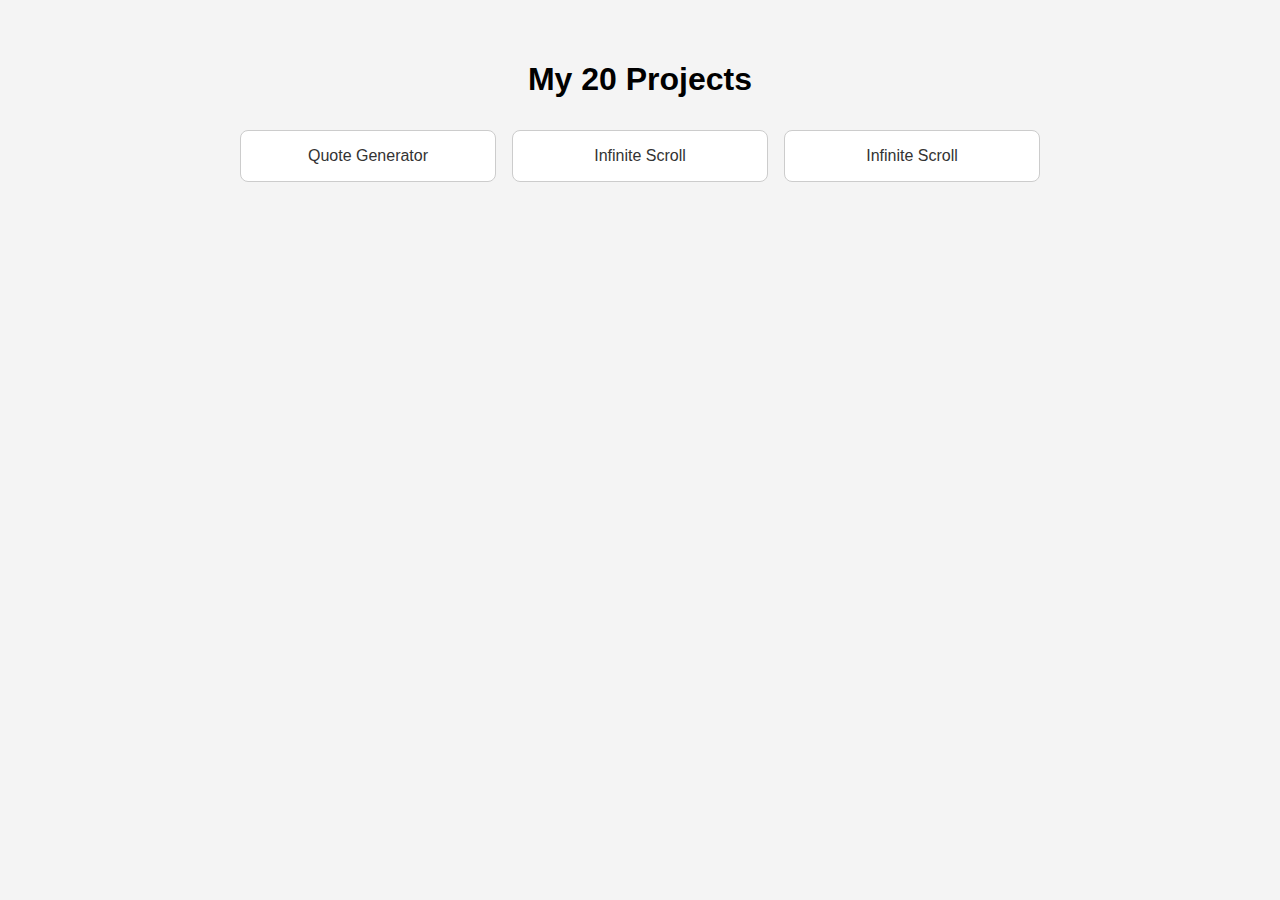
<file: index.html>
<!DOCTYPE html>
<html lang="en">
  <head>
    <meta charset="UTF-8" />
    <meta name="viewport" content="width=device-width, initial-scale=1.0" />
    <title>Javascript Projects</title>
    <link rel="stylesheet" href="./style.css" />
  </head>
  <body>
    <h1>My 20 Projects</h1>
    <section>
      <div class="grid">
        <a href="projects/project01/index.html">Quote Generator</a>
        <a href="projects/project02/index.html">Infinite Scroll</a>
        <a href="projects/project03/index.html">Infinite Scroll</a>
      </div>
    </section>
  </body>
</html>
</file>
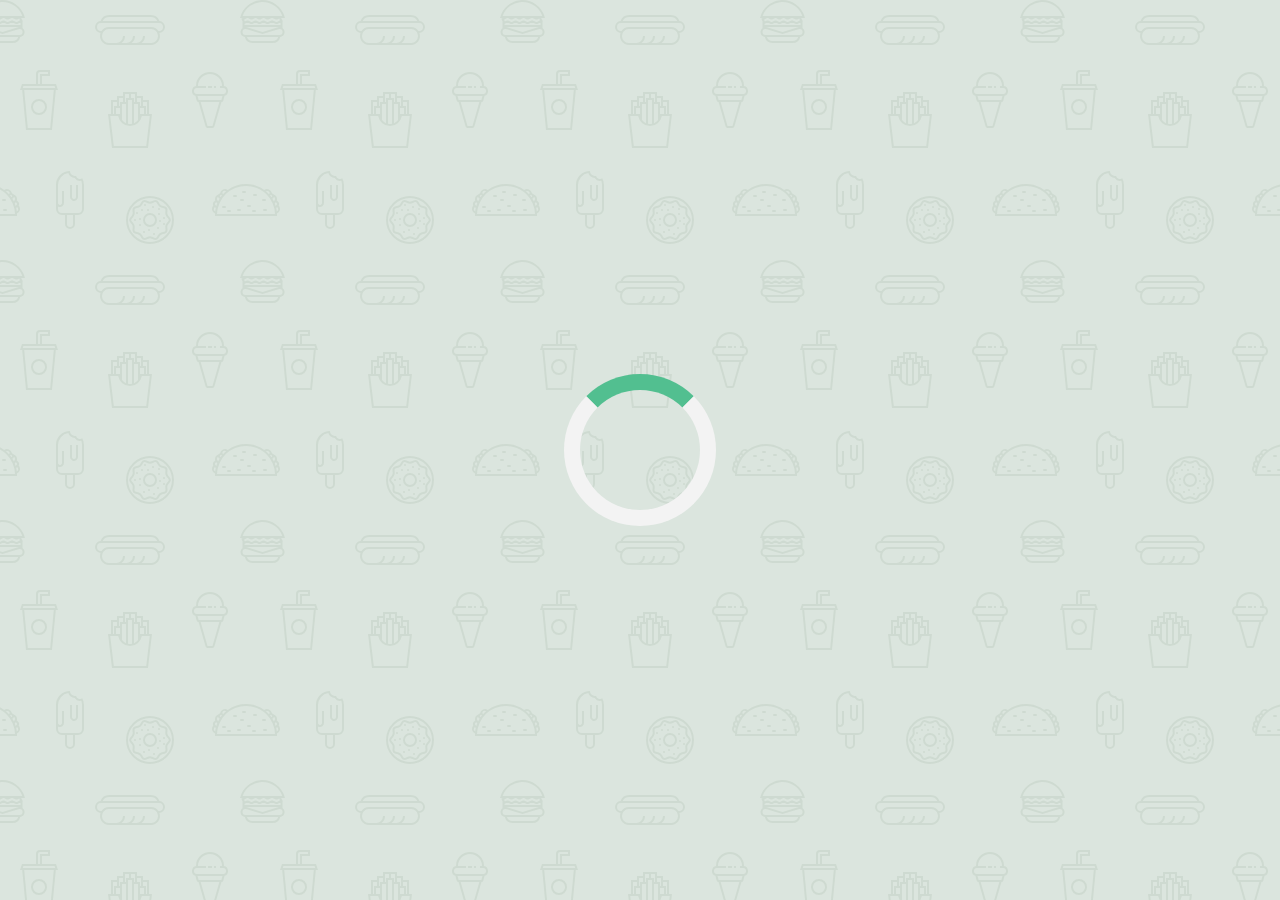
<file: projects/project01/index.html>
<!DOCTYPE html>
<html lang="en">
<head>
  <meta charset="UTF-8">
  <meta name="viewport" content="width=device-width, initial-scale=1.0">
  <title>Quote Generator</title>
  <link rel="icon" type="image/png" href="https://www.google.com/s2/favicons?domain=jacinto.design">
  <link rel="stylesheet" href="https://cdnjs.cloudflare.com/ajax/libs/font-awesome/6.7.2/css/all.min.css">
  <link rel="stylesheet" href="./style.css">
</head>
<body>
  <div class="quote-container" id="quote-container">
    <div class="quote-text">
      <i class="fas fa-quote-left"></i>
      <span id="quote"></span>
    </div>
    <div class="quote-author">
      <span id="author"></span>
    </div>
    <div class="button-container">
      <button class="twitter-button" id="twitter" title="Tweet This!">
        <i class="fab fa-twitter"></i>
      </button>
      <button id="new-quote">New Quote</button>
    </div>
  </div>

  <!-- Loader -->
  <div class="loader" id="loader"></div>

  <script src="quotes.js"></script>
  <script src="./script.js"></script>
</body>
</html>
</file>
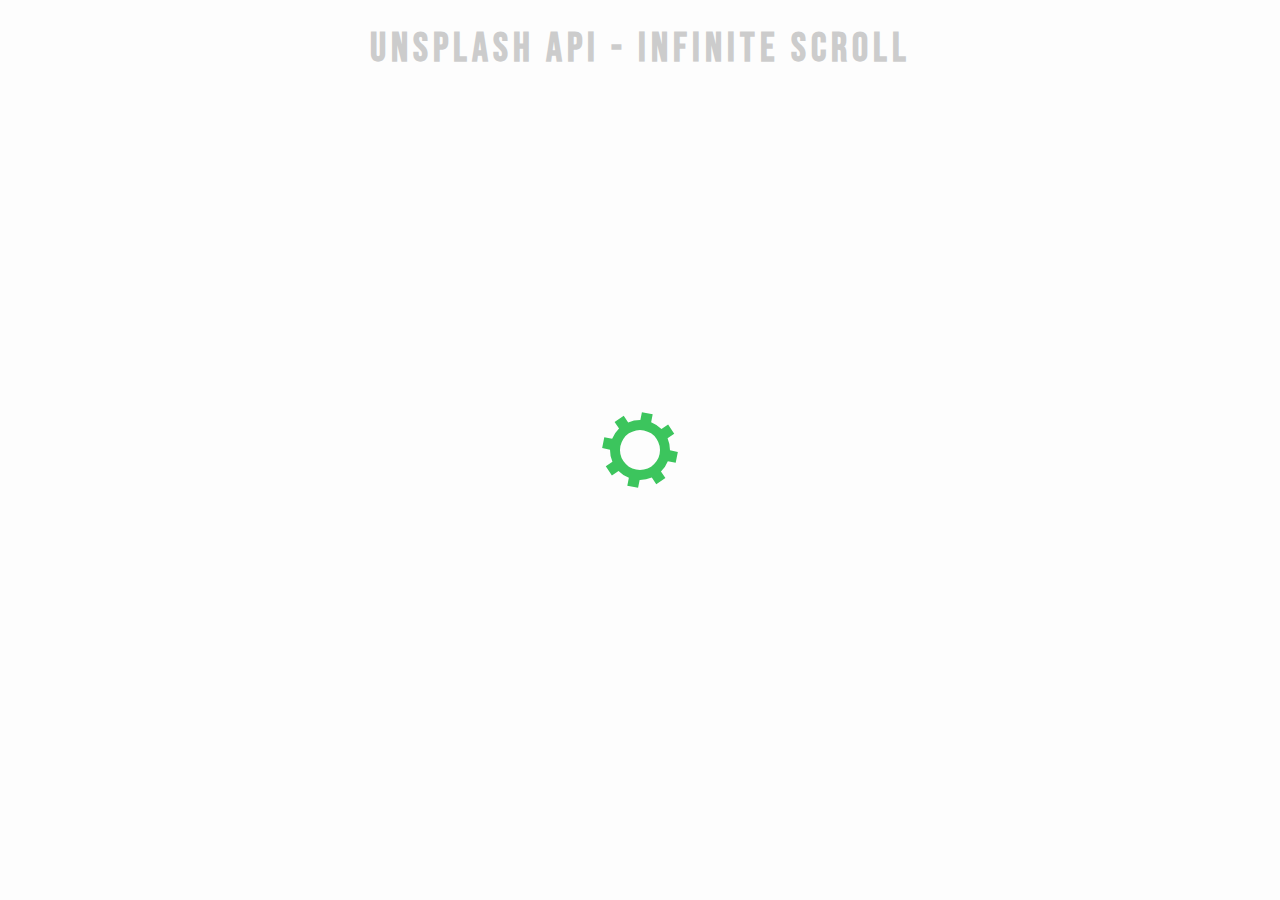
<file: projects/project02/index.html>
<!DOCTYPE html>
<html lang="en">
  <head>
    <meta charset="UTF-8" />
    <meta name="viewport" content="width=device-width, initial-scale=1.0" />
    <title>Infinite Scroll</title>
    <link
      rel="icon"
      type="image/png"
      href="https://www.google.com/s2/favicons?domain=jacinto.design"
    />

    <link rel="stylesheet" href="./style.css" />
  </head>
  <body>
    <h1>Unsplash API - Infinite Scroll</h1>
    <div class="loader" id="loader">
      <img src="./loader.svg" alt="loading" />
    </div>
    <div class="image-container" id="image-container"></div>

    <script src="./script.js"></script>
  </body>
</html>
</file>
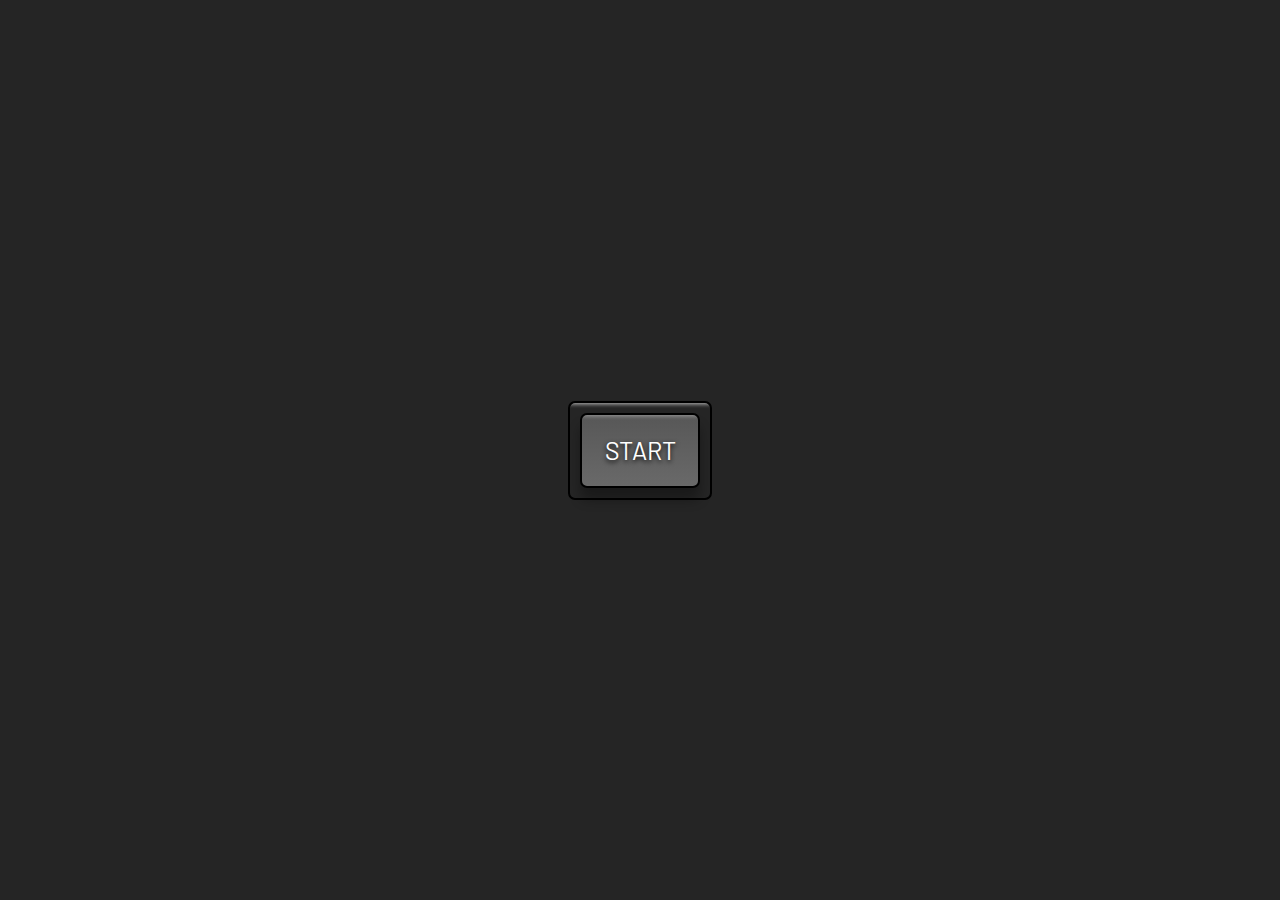
<file: projects/project03/index.html>
<!DOCTYPE html>
<html lang="en">
  <head>
    <meta charset="UTF-8" />
    <meta name="viewport" content="width=device-width, initial-scale=1.0" />
    <title>Picture in Picture</title>
    <link
      rel="icon"
      type="image/png"
      href="https://www.google.com/s2/favicons?domain=jacinto.design"
    />
    <link rel="stylesheet" href="./style.css" />
  </head>
  <body>
    <!-- Video -->
    <video id="video" controls height="360" width="640" hidden></video>

    <!-- Button -->
    <div class="button-container">
      <button id="button">START</button>
    </div>

    <script src="./script.js"></script>
  </body>
</html>
</file>
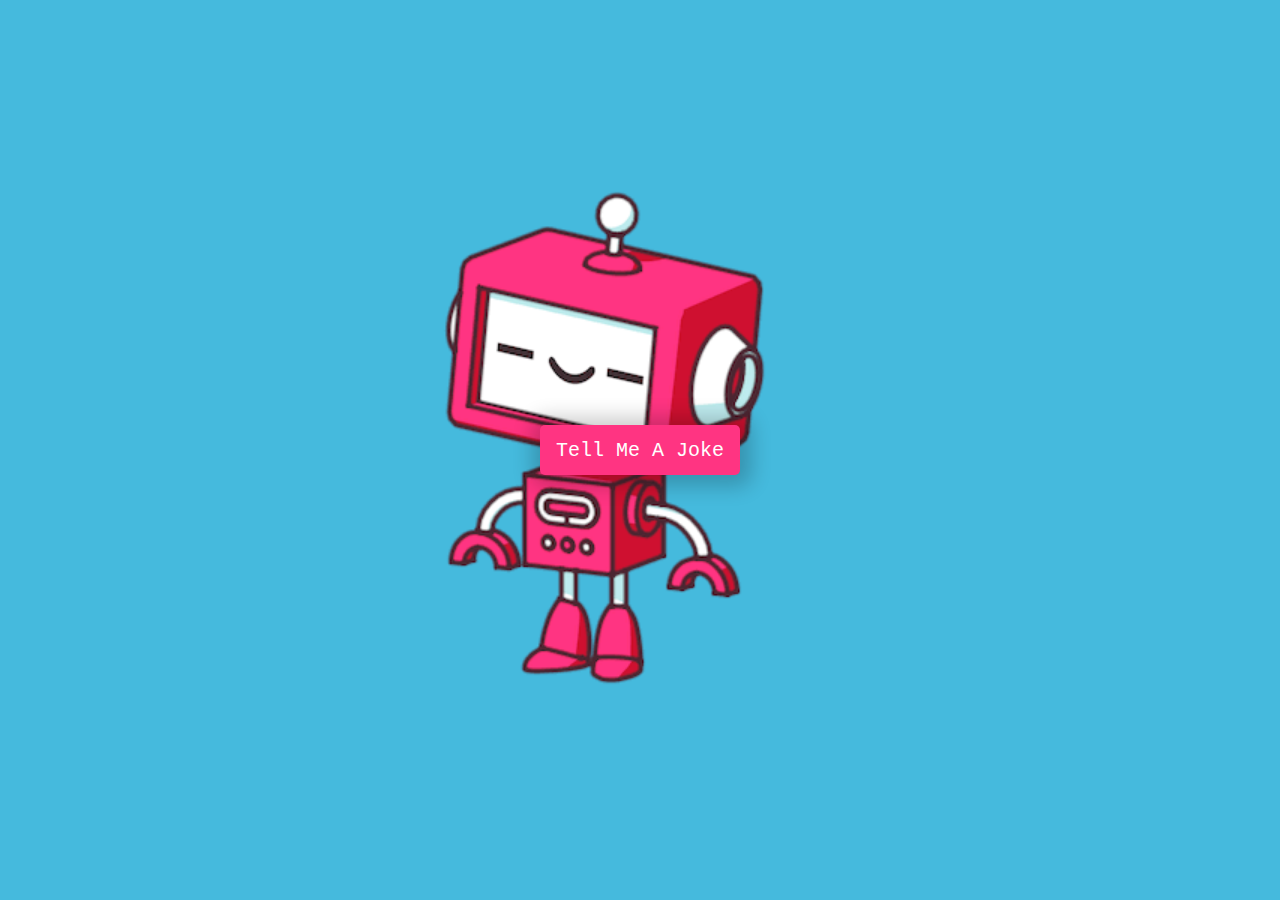
<file: projects/project04/index.html>
<!DOCTYPE html>
<html lang="en">
  <head>
    <meta charset="UTF-8" />
    <meta name="viewport" content="width=device-width, initial-scale=1.0" />
    <title>Joke Teller</title>
    <link rel="icon" type="image/png" href="favicon.png" />
    <link rel="stylesheet" href="style.css" />
  </head>
  <body>
    <div class="container">
      <button id="button">Tell Me A Joke</button>
      <audio id="audio" controls hidden></audio>
    </div>
    <!-- Script -->
    <script src="voice.js"></script>
    <script src="script.js"></script>
  </body>
</html>
</file>
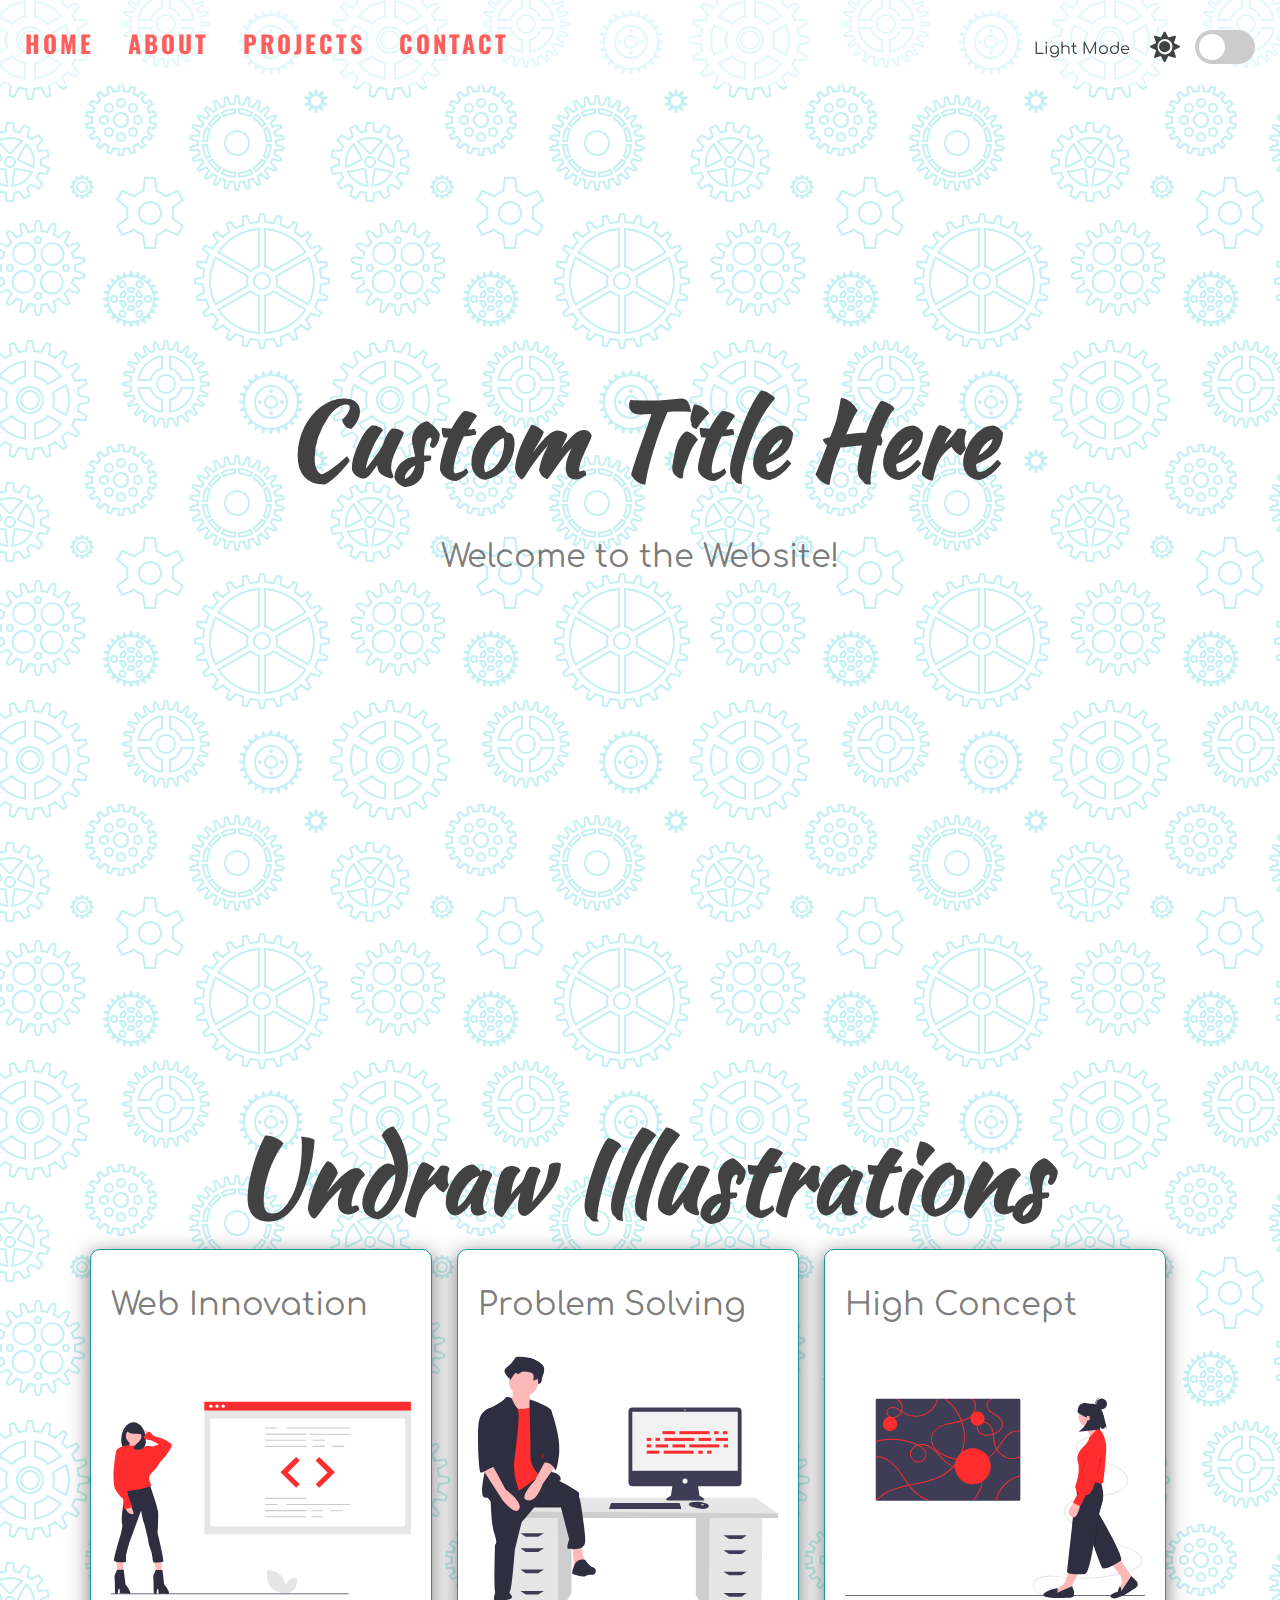
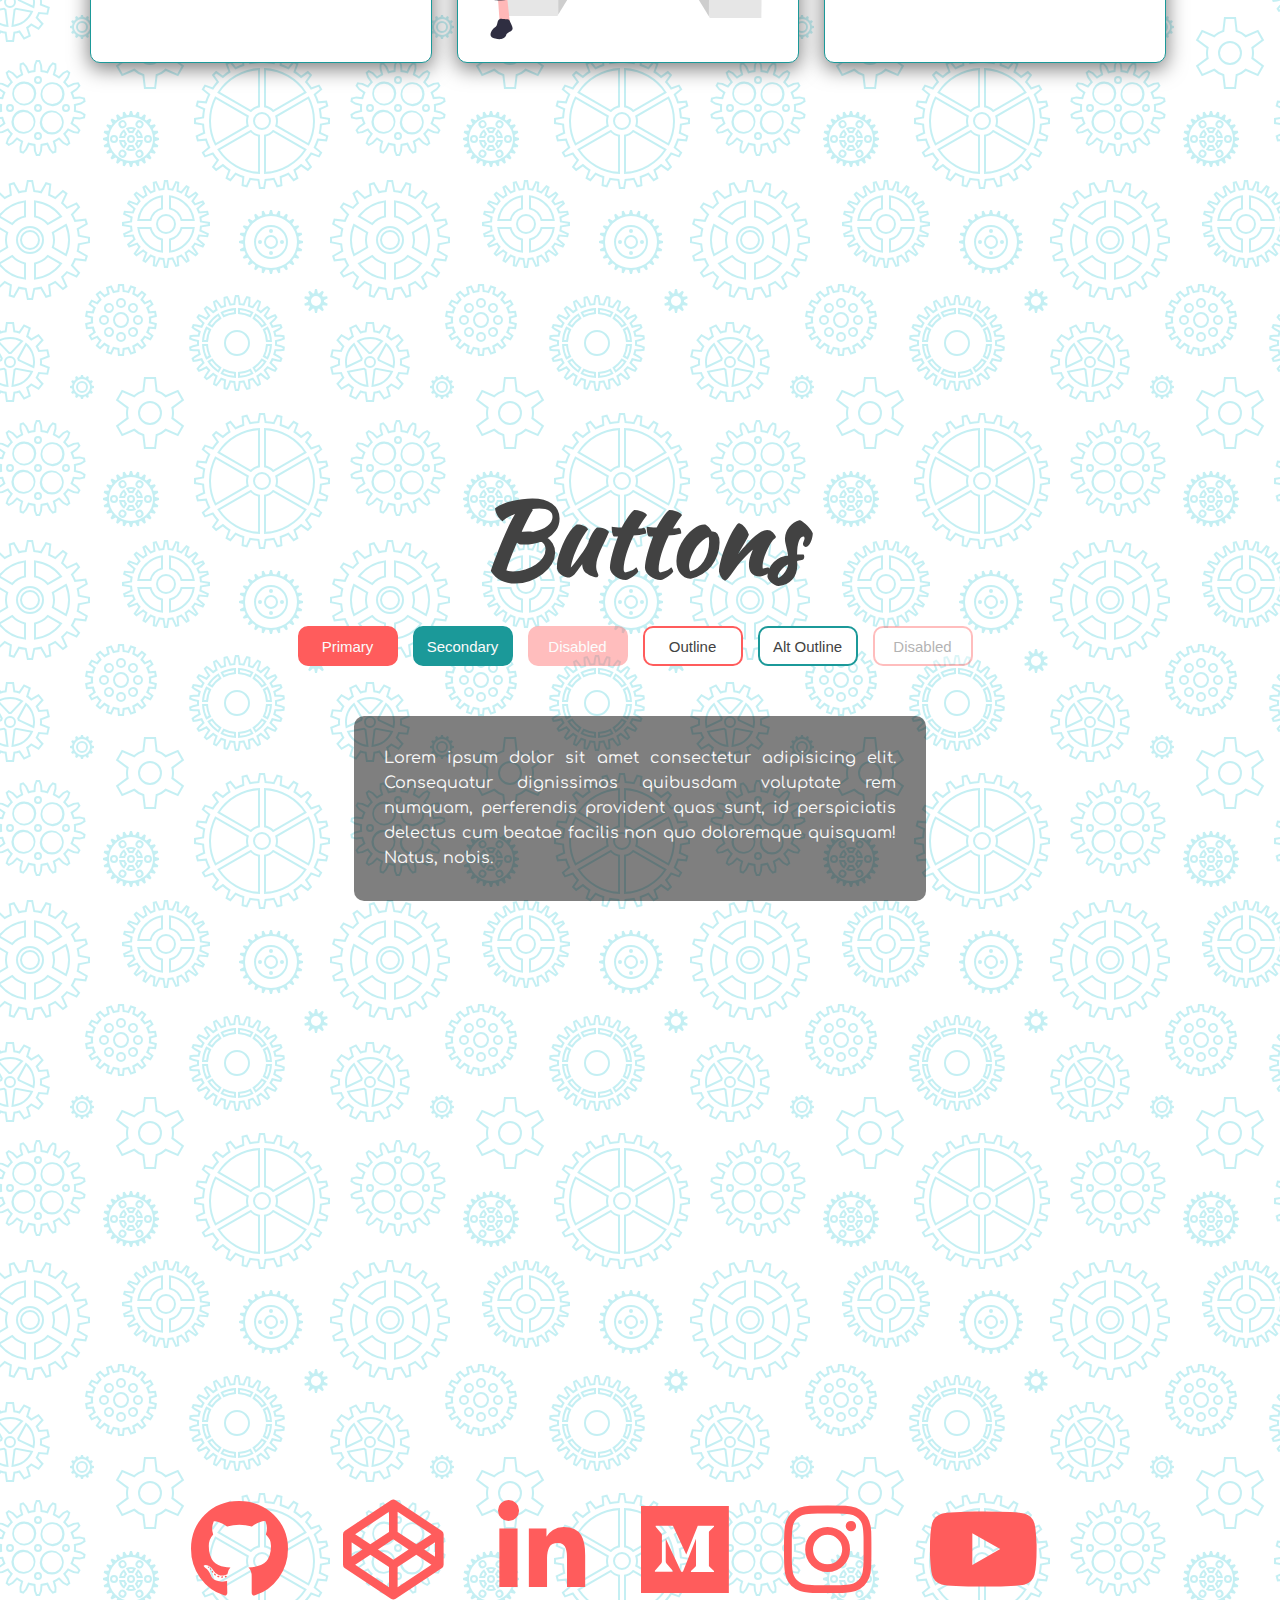
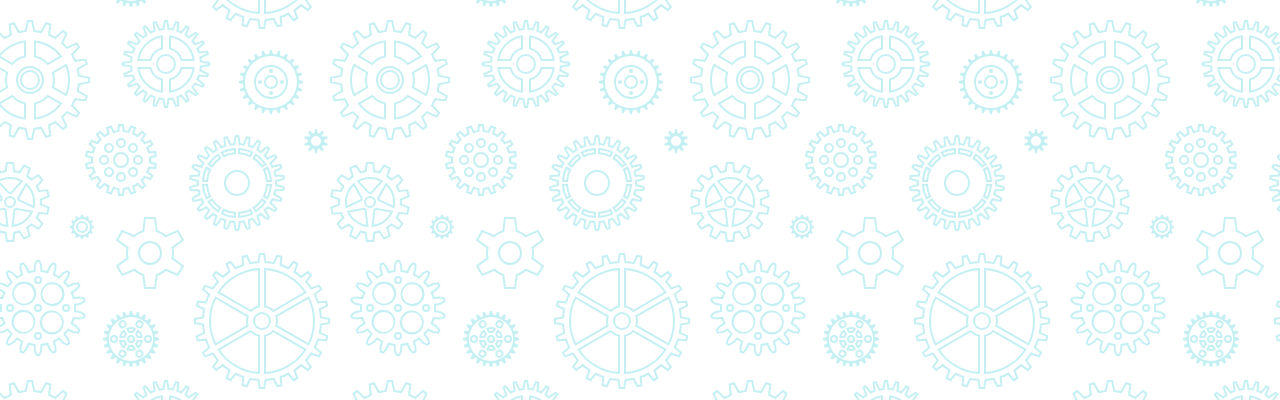
<file: projects/project05/index.html>
<!DOCTYPE html>
<html lang="en">
  <head>
    <meta charset="UTF-8" />
    <meta name="viewport" content="width=device-width, initial-scale=1.0" />
    <title>Light Dark Mode</title>
    <link rel="icon" type="image/png" href="favicon.png" />
    <link
      rel="stylesheet"
      href="https://cdnjs.cloudflare.com/ajax/libs/font-awesome/5.10.2/css/all.min.css"
    />
    <link rel="stylesheet" href="style.css" />
  </head>
  <body>
    <!-- Dark Mode Switch -->
    <div class="theme-switch-wrapper">
      <span id="toggle-icon">
        <span class="toggle-text">Light Mode</span>
        <i class="fas fa-sun"></i>
      </span>
      <label class="theme-switch">
        <input type="checkbox" />
        <div class="slider round"></div>
      </label>
    </div>
    <!-- Navigation -->
    <nav id="nav">
      <a href="#home">HOME</a>
      <a href="#about">ABOUT</a>
      <a href="#projects">PROJECTS</a>
      <a href="#contact">CONTACT</a>
    </nav>
    <!-- Home Section -->
    <section id="home">
      <div class="title-group">
        <h1>Custom Title Here</h1>
        <h2>Welcome to the Website!</h2>
      </div>
    </section>
    <!-- About Section -->
    <section id="about">
      <h1>Undraw Illustrations</h1>
      <div class="about-container">
        <div class="image-container">
          <h2>Web Innovation</h2>
          <img
            src="img/undraw_proud_coder_light.svg"
            alt="Proud Coder"
            id="image1"
          />
        </div>
        <div class="image-container">
          <h2>Problem Solving</h2>
          <img
            src="img/undraw_feeling_proud_light.svg"
            alt="Proud Coder"
            id="image2"
          />
        </div>
        <div class="image-container">
          <h2>High Concept</h2>
          <img
            src="img/undraw_conceptual_idea_light.svg"
            alt="Proud Coder"
            id="image3"
          />
        </div>
      </div>
    </section>
    <!-- Projects Section -->
    <section id="projects">
      <h1>Buttons</h1>
      <div class="buttons">
        <button class="primary">Primary</button>
        <button class="secondary">Secondary</button>
        <button class="primary" disabled>Disabled</button>
        <button class="outline">Outline</button>
        <button class="secondary outline">Alt Outline</button>
        <button class="outline" disabled>Disabled</button>
      </div>
      <div class="text-box" id="text-box">
        <p>
          Lorem ipsum dolor sit amet consectetur adipisicing elit. Consequatur
          dignissimos quibusdam voluptate rem numquam, perferendis provident
          quas sunt, id perspiciatis delectus cum beatae facilis non quo
          doloremque quisquam! Natus, nobis.
        </p>
      </div>
    </section>
    <!-- Contact Section -->
    <section id="contact">
      <div class="social-icons">
        <i class="fab fa-github"></i>
        <i class="fab fa-codepen"></i>
        <i class="fab fa-linkedin-in"></i>
        <i class="fab fa-medium"></i>
        <i class="fab fa-instagram"></i>
        <i class="fab fa-youtube"></i>
      </div>
    </section>
    <!-- Script -->
    <script src="script.js"></script>
  </body>
</html>
</file>
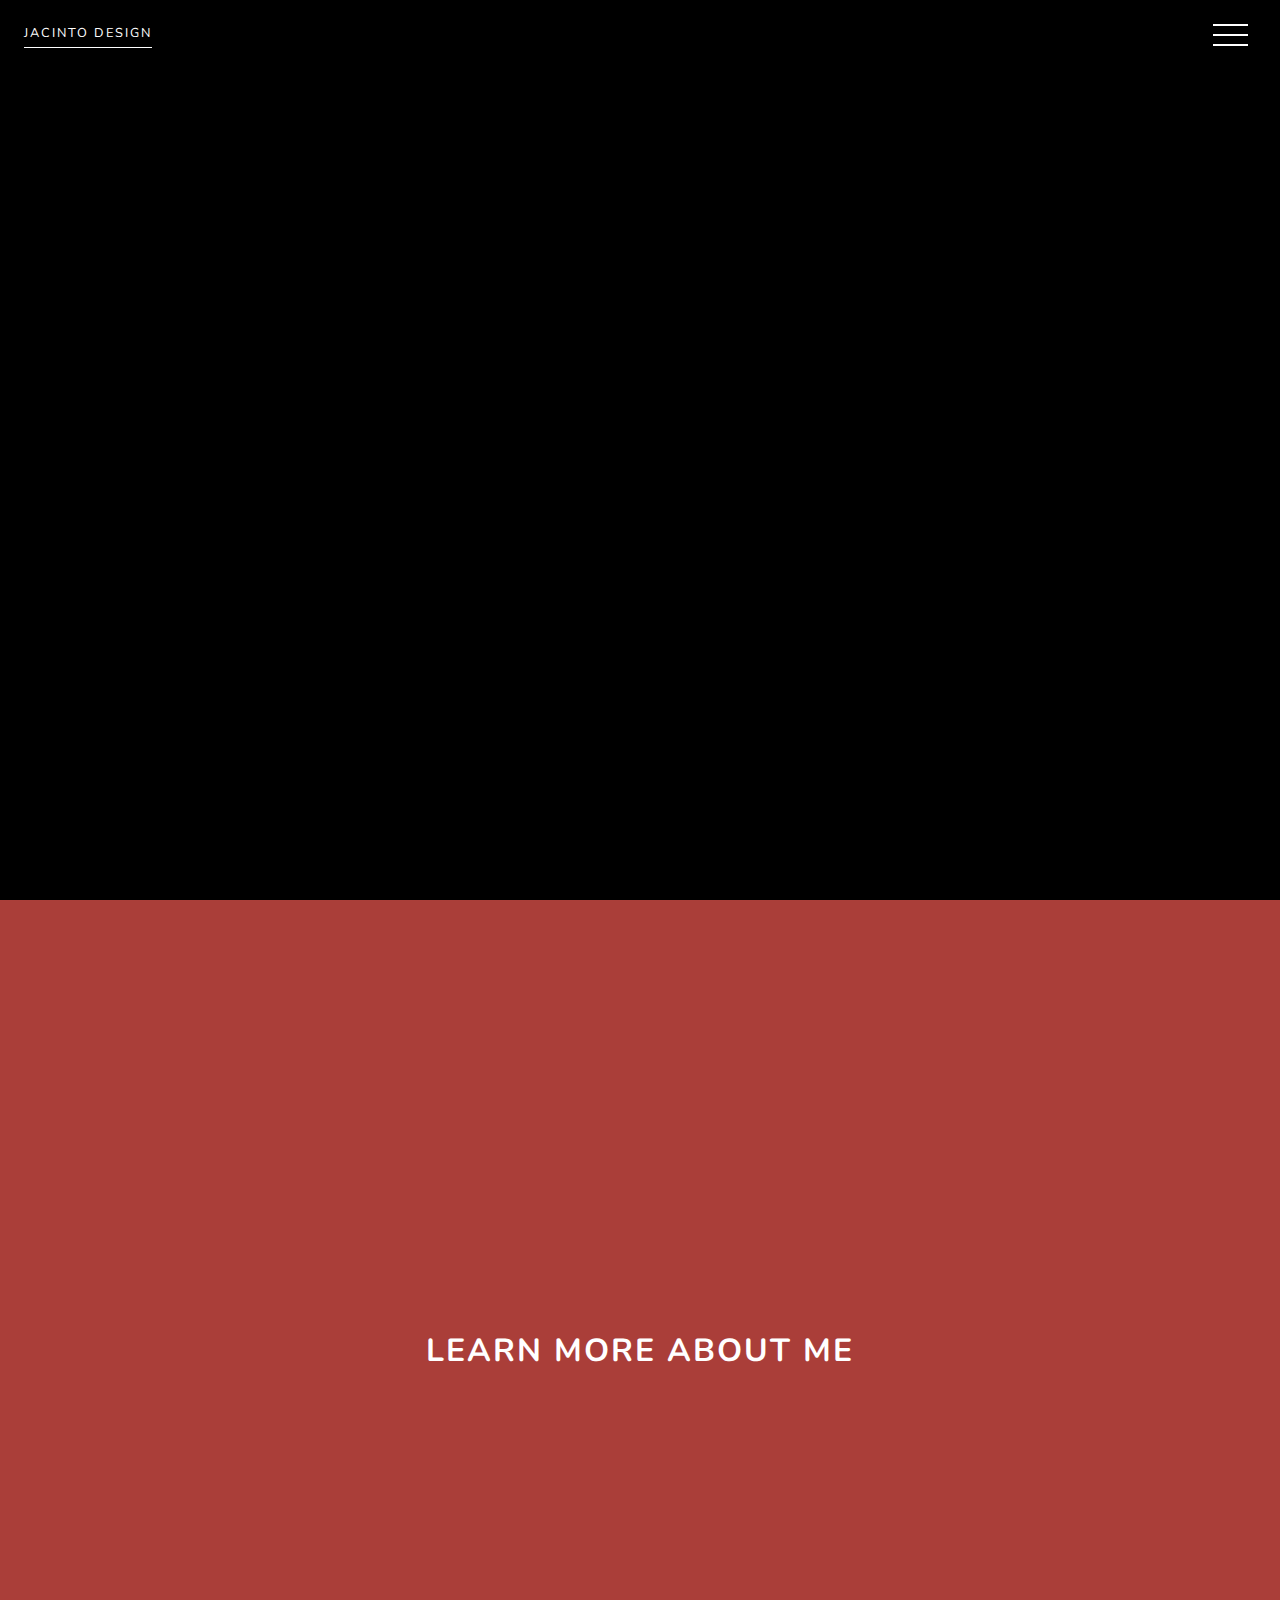
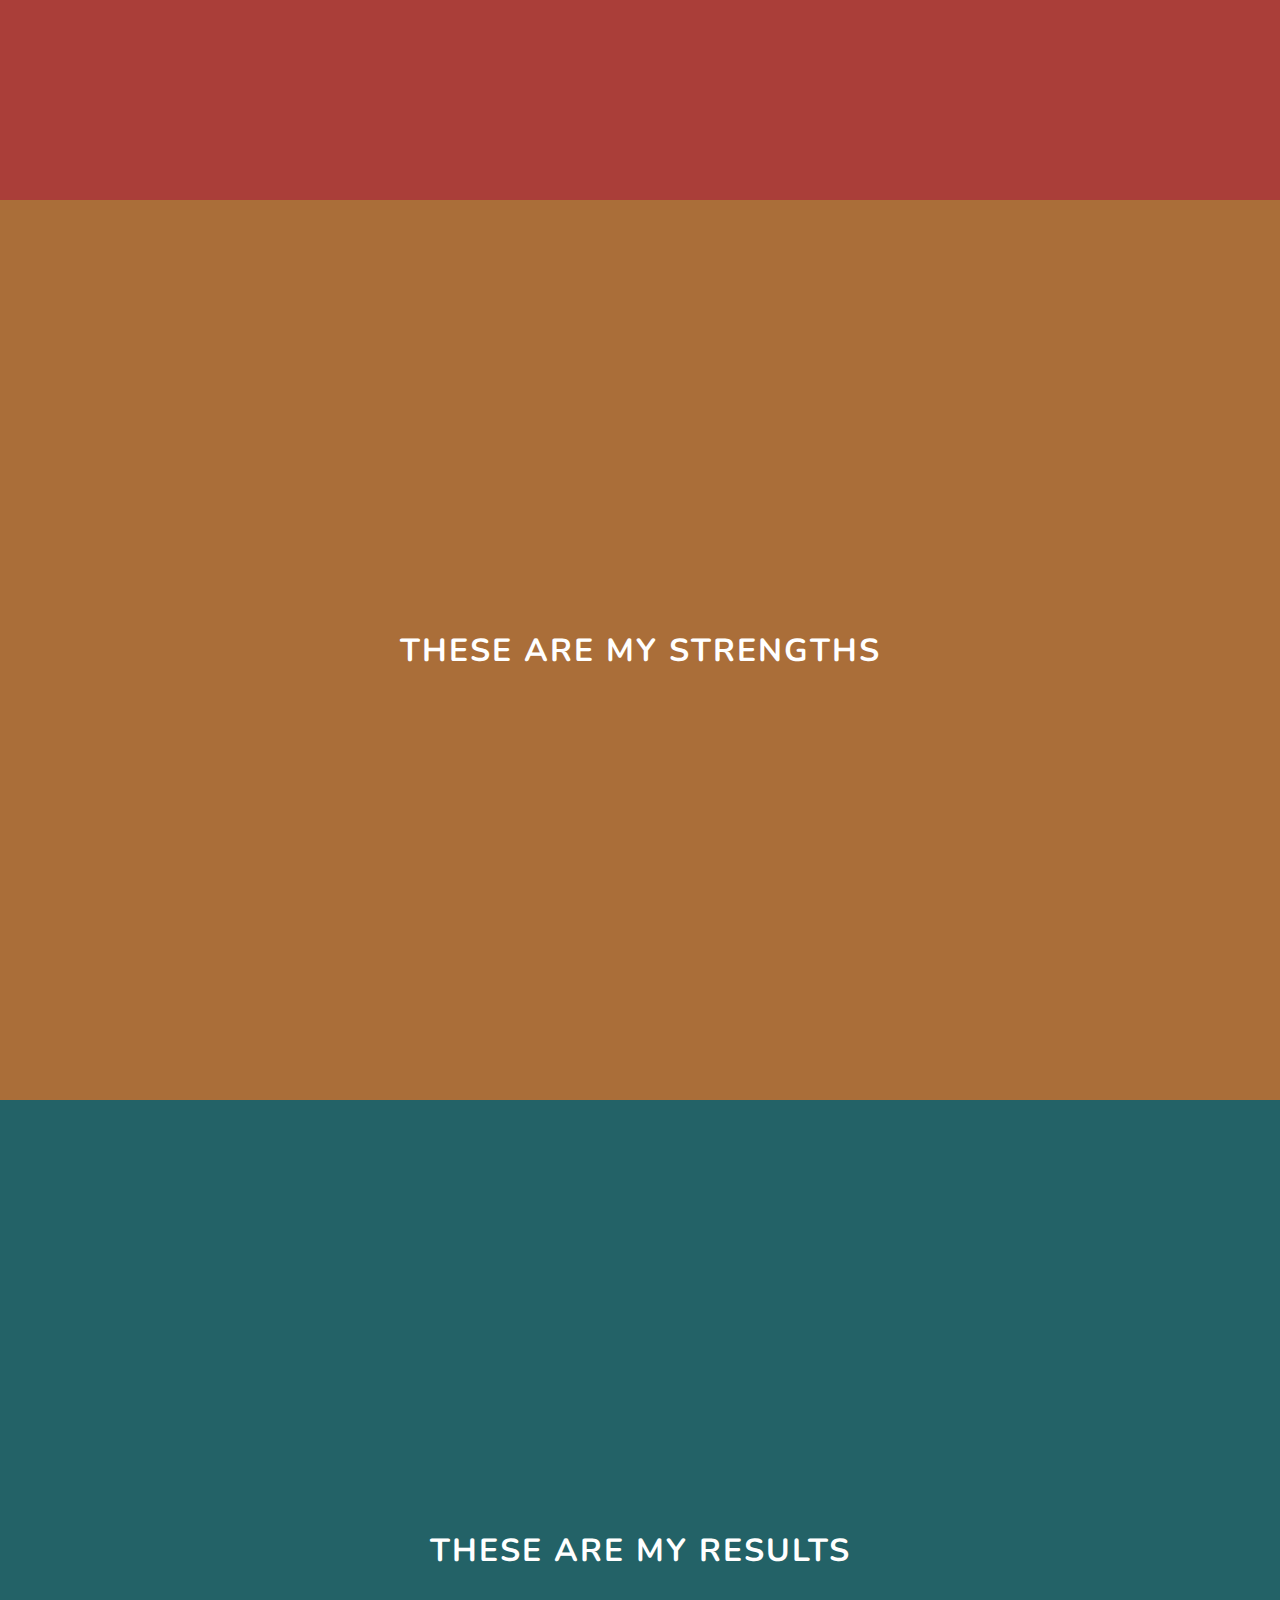
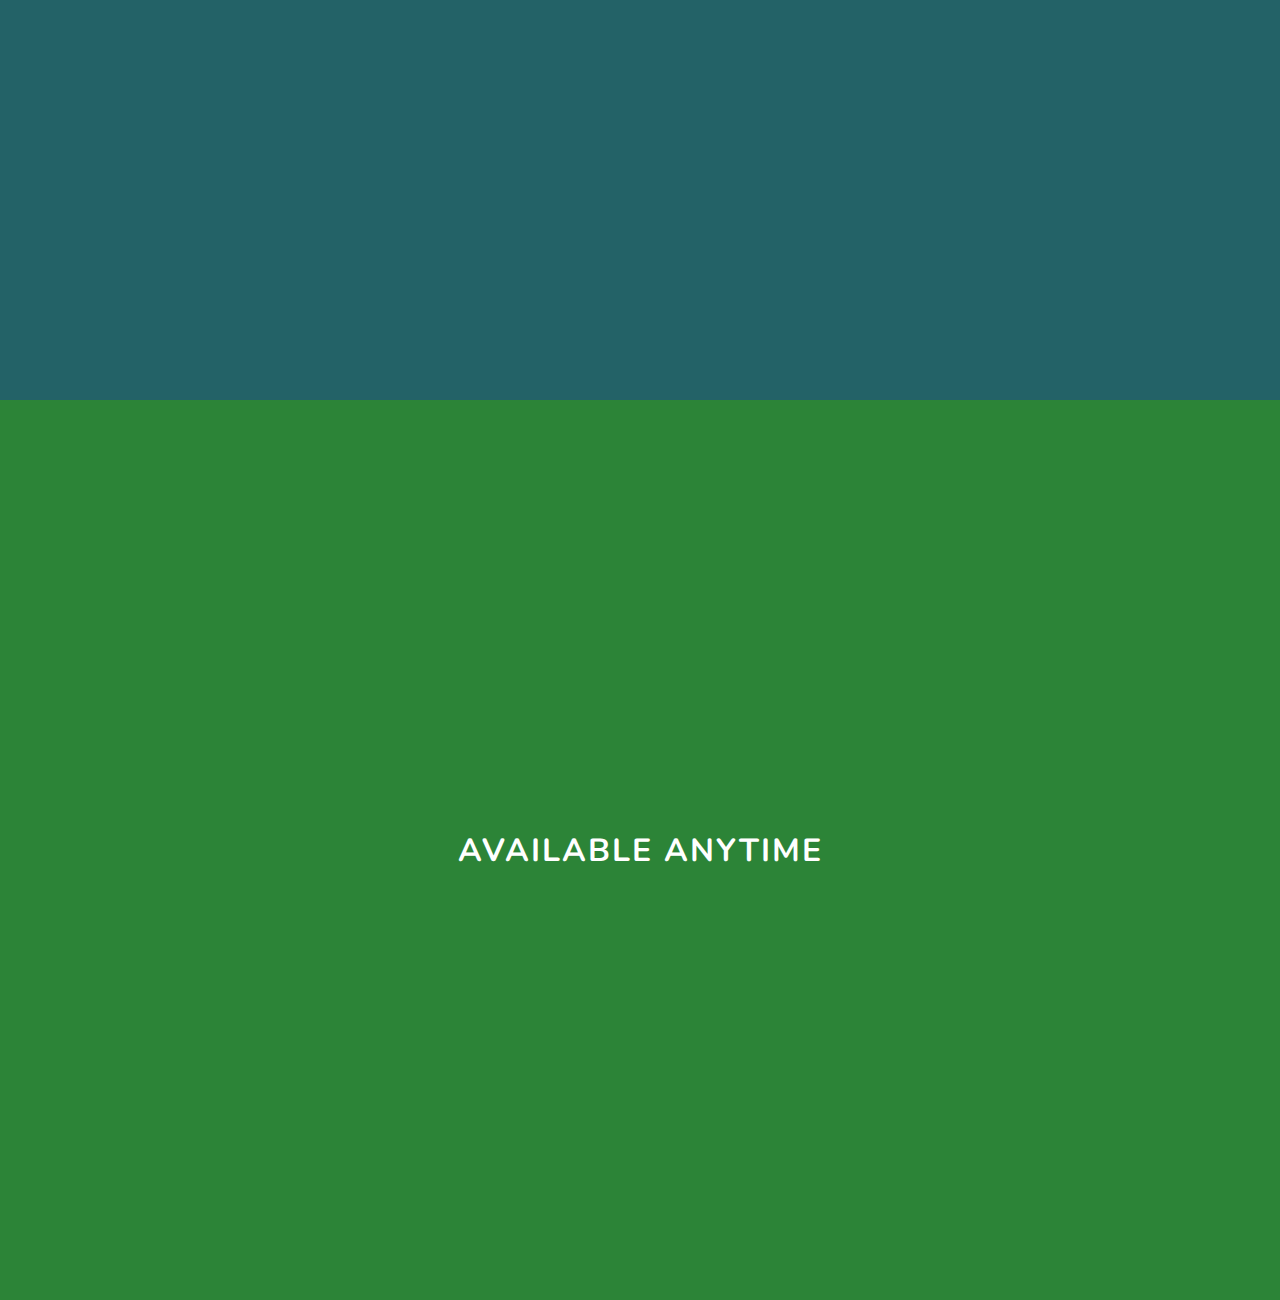
<file: projects/project06/index.html>
<!DOCTYPE html>
<html lang="en">
  <head>
    <meta charset="UTF-8" />
    <meta name="viewport" content="width=device-width, initial-scale=1.0" />
    <title>Animated Navigation</title>
    <link rel="icon" type="image/png" href="favicon.png" />
    <link rel="stylesheet" href="style.css" />
  </head>
  <body>
    <!-- Menu Overlay -->
    <div class="overlay overlay-slide-left" id="overlay">
      <!-- Menu Items -->
      <nav>
        <ul>
          <li id="nav-1" class="slide-out-1"><a href="#home">Home</a></li>
          <li id="nav-2" class="slide-out-2"><a href="#about">About</a></li>
          <li id="nav-3" class="slide-out-3"><a href="#skills">Skills</a></li>
          <li id="nav-4" class="slide-out-4">
            <a href="#projects">Projects</a>
          </li>
          <li id="nav-5" class="slide-out-5"><a href="#contact">Contact</a></li>
        </ul>
      </nav>
    </div>
    <!-- Menu Bars -->
    <div class="menu-bars" id="menu-bars">
      <div class="bar1"></div>
      <div class="bar2"></div>
      <div class="bar3"></div>
    </div>

    <!-- Sections -->
    <section id="home">
      <a href="https://jacinto.design" target="_blank">Jacinto Design</a>
    </section>
    <section id="about"><h1>Learn More About Me</h1></section>
    <section id="skills"><h1>These Are My Strengths</h1></section>
    <section id="projects"><h1>These Are My Results</h1></section>
    <section id="contact"><h1>Available Anytime</h1></section>
    <!-- Script -->
    <script src="script.js"></script>
  </body>
</html>
</file>
<file: style.css>
body {
  font-family: Arial, sans-serif;
  text-align: center;
  padding: 2rem;
  background: #f4f4f4;
}

h1 {
  margin-bottom: 2rem;
}

.grid {
  display: grid;
  grid-template-columns: repeat(auto-fit, minmax(150px, 1fr));
  gap: 1rem;
  max-width: 800px;
  margin: auto;
}

.grid a {
  display: block;
  padding: 1rem;
  background: white;
  border: 1px solid #ccc;
  border-radius: 8px;
  text-decoration: none;
  color: #333;
  transition: 0.2s;
}

.grid a:hover {
  background: #eaeaea;
}
</file>
<file: projects/project01/style.css>
@import url('https://fonts.googleapis.com/css2?family=Merriweather:ital,opsz,wght@0,18..144,300..900;1,18..144,300..900&family=Montserrat:ital,wght@0,100..900;1,100..900&display=swap');

html {
  box-sizing: border-box;
}

body {
  margin: 0;
  min-height: 100vh;
  background-color: #dbe5de;
  background-image: url("data:image/svg+xml,%3Csvg xmlns='http://www.w3.org/2000/svg' width='260' height='260' viewBox='0 0 260 260'%3E%3Cg fill-rule='evenodd'%3E%3Cg fill='%239bb19c' fill-opacity='0.2'%3E%3Cpath d='M24.37 16c.2.65.39 1.32.54 2H21.17l1.17 2.34.45.9-.24.11V28a5 5 0 0 1-2.23 8.94l-.02.06a8 8 0 0 1-7.75 6h-20a8 8 0 0 1-7.74-6l-.02-.06A5 5 0 0 1-17.45 28v-6.76l-.79-1.58-.44-.9.9-.44.63-.32H-20a23.01 23.01 0 0 1 44.37-2zm-36.82 2a1 1 0 0 0-.44.1l-3.1 1.56.89 1.79 1.31-.66a3 3 0 0 1 2.69 0l2.2 1.1a1 1 0 0 0 .9 0l2.21-1.1a3 3 0 0 1 2.69 0l2.2 1.1a1 1 0 0 0 .9 0l2.21-1.1a3 3 0 0 1 2.69 0l2.2 1.1a1 1 0 0 0 .86.02l2.88-1.27a3 3 0 0 1 2.43 0l2.88 1.27a1 1 0 0 0 .85-.02l3.1-1.55-.89-1.79-1.42.71a3 3 0 0 1-2.56.06l-2.77-1.23a1 1 0 0 0-.4-.09h-.01a1 1 0 0 0-.4.09l-2.78 1.23a3 3 0 0 1-2.56-.06l-2.3-1.15a1 1 0 0 0-.45-.11h-.01a1 1 0 0 0-.44.1L.9 19.22a3 3 0 0 1-2.69 0l-2.2-1.1a1 1 0 0 0-.45-.11h-.01a1 1 0 0 0-.44.1l-2.21 1.11a3 3 0 0 1-2.69 0l-2.2-1.1a1 1 0 0 0-.45-.11h-.01zm0-2h-4.9a21.01 21.01 0 0 1 39.61 0h-2.09l-.06-.13-.26.13h-32.31zm30.35 7.68l1.36-.68h1.3v2h-36v-1.15l.34-.17 1.36-.68h2.59l1.36.68a3 3 0 0 0 2.69 0l1.36-.68h2.59l1.36.68a3 3 0 0 0 2.69 0L2.26 23h2.59l1.36.68a3 3 0 0 0 2.56.06l1.67-.74h3.23l1.67.74a3 3 0 0 0 2.56-.06zM-13.82 27l16.37 4.91L18.93 27h-32.75zm-.63 2h.34l16.66 5 16.67-5h.33a3 3 0 1 1 0 6h-34a3 3 0 1 1 0-6zm1.35 8a6 6 0 0 0 5.65 4h20a6 6 0 0 0 5.66-4H-13.1z'/%3E%3Cpath id='path6_fill-copy' d='M284.37 16c.2.65.39 1.32.54 2H281.17l1.17 2.34.45.9-.24.11V28a5 5 0 0 1-2.23 8.94l-.02.06a8 8 0 0 1-7.75 6h-20a8 8 0 0 1-7.74-6l-.02-.06a5 5 0 0 1-2.24-8.94v-6.76l-.79-1.58-.44-.9.9-.44.63-.32H240a23.01 23.01 0 0 1 44.37-2zm-36.82 2a1 1 0 0 0-.44.1l-3.1 1.56.89 1.79 1.31-.66a3 3 0 0 1 2.69 0l2.2 1.1a1 1 0 0 0 .9 0l2.21-1.1a3 3 0 0 1 2.69 0l2.2 1.1a1 1 0 0 0 .9 0l2.21-1.1a3 3 0 0 1 2.69 0l2.2 1.1a1 1 0 0 0 .86.02l2.88-1.27a3 3 0 0 1 2.43 0l2.88 1.27a1 1 0 0 0 .85-.02l3.1-1.55-.89-1.79-1.42.71a3 3 0 0 1-2.56.06l-2.77-1.23a1 1 0 0 0-.4-.09h-.01a1 1 0 0 0-.4.09l-2.78 1.23a3 3 0 0 1-2.56-.06l-2.3-1.15a1 1 0 0 0-.45-.11h-.01a1 1 0 0 0-.44.1l-2.21 1.11a3 3 0 0 1-2.69 0l-2.2-1.1a1 1 0 0 0-.45-.11h-.01a1 1 0 0 0-.44.1l-2.21 1.11a3 3 0 0 1-2.69 0l-2.2-1.1a1 1 0 0 0-.45-.11h-.01zm0-2h-4.9a21.01 21.01 0 0 1 39.61 0h-2.09l-.06-.13-.26.13h-32.31zm30.35 7.68l1.36-.68h1.3v2h-36v-1.15l.34-.17 1.36-.68h2.59l1.36.68a3 3 0 0 0 2.69 0l1.36-.68h2.59l1.36.68a3 3 0 0 0 2.69 0l1.36-.68h2.59l1.36.68a3 3 0 0 0 2.56.06l1.67-.74h3.23l1.67.74a3 3 0 0 0 2.56-.06zM246.18 27l16.37 4.91L278.93 27h-32.75zm-.63 2h.34l16.66 5 16.67-5h.33a3 3 0 1 1 0 6h-34a3 3 0 1 1 0-6zm1.35 8a6 6 0 0 0 5.65 4h20a6 6 0 0 0 5.66-4H246.9z'/%3E%3Cpath d='M159.5 21.02A9 9 0 0 0 151 15h-42a9 9 0 0 0-8.5 6.02 6 6 0 0 0 .02 11.96A8.99 8.99 0 0 0 109 45h42a9 9 0 0 0 8.48-12.02 6 6 0 0 0 .02-11.96zM151 17h-42a7 7 0 0 0-6.33 4h54.66a7 7 0 0 0-6.33-4zm-9.34 26a8.98 8.98 0 0 0 3.34-7h-2a7 7 0 0 1-7 7h-4.34a8.98 8.98 0 0 0 3.34-7h-2a7 7 0 0 1-7 7h-4.34a8.98 8.98 0 0 0 3.34-7h-2a7 7 0 0 1-7 7h-7a7 7 0 1 1 0-14h42a7 7 0 1 1 0 14h-9.34zM109 27a9 9 0 0 0-7.48 4H101a4 4 0 1 1 0-8h58a4 4 0 0 1 0 8h-.52a9 9 0 0 0-7.48-4h-42z'/%3E%3Cpath d='M39 115a8 8 0 1 0 0-16 8 8 0 0 0 0 16zm6-8a6 6 0 1 1-12 0 6 6 0 0 1 12 0zm-3-29v-2h8v-6H40a4 4 0 0 0-4 4v10H22l-1.33 4-.67 2h2.19L26 130h26l3.81-40H58l-.67-2L56 84H42v-6zm-4-4v10h2V74h8v-2h-8a2 2 0 0 0-2 2zm2 12h14.56l.67 2H22.77l.67-2H40zm13.8 4H24.2l3.62 38h22.36l3.62-38z'/%3E%3Cpath d='M129 92h-6v4h-6v4h-6v14h-3l.24 2 3.76 32h36l3.76-32 .24-2h-3v-14h-6v-4h-6v-4h-8zm18 22v-12h-4v4h3v8h1zm-3 0v-6h-4v6h4zm-6 6v-16h-4v19.17c1.6-.7 2.97-1.8 4-3.17zm-6 3.8V100h-4v23.8a10.04 10.04 0 0 0 4 0zm-6-.63V104h-4v16a10.04 10.04 0 0 0 4 3.17zm-6-9.17v-6h-4v6h4zm-6 0v-8h3v-4h-4v12h1zm27-12v-4h-4v4h3v4h1v-4zm-6 0v-8h-4v4h3v4h1zm-6-4v-4h-4v8h1v-4h3zm-6 4v-4h-4v8h1v-4h3zm7 24a12 12 0 0 0 11.83-10h7.92l-3.53 30h-32.44l-3.53-30h7.92A12 12 0 0 0 130 126z'/%3E%3Cpath d='M212 86v2h-4v-2h4zm4 0h-2v2h2v-2zm-20 0v.1a5 5 0 0 0-.56 9.65l.06.25 1.12 4.48a2 2 0 0 0 1.94 1.52h.01l7.02 24.55a2 2 0 0 0 1.92 1.45h4.98a2 2 0 0 0 1.92-1.45l7.02-24.55a2 2 0 0 0 1.95-1.52L224.5 96l.06-.25a5 5 0 0 0-.56-9.65V86a14 14 0 0 0-28 0zm4 0h6v2h-9a3 3 0 1 0 0 6H223a3 3 0 1 0 0-6H220v-2h2a12 12 0 1 0-24 0h2zm-1.44 14l-1-4h24.88l-1 4h-22.88zm8.95 26l-6.86-24h18.7l-6.86 24h-4.98zM150 242a22 22 0 1 0 0-44 22 22 0 0 0 0 44zm24-22a24 24 0 1 1-48 0 24 24 0 0 1 48 0zm-28.38 17.73l2.04-.87a6 6 0 0 1 4.68 0l2.04.87a2 2 0 0 0 2.5-.82l1.14-1.9a6 6 0 0 1 3.79-2.75l2.15-.5a2 2 0 0 0 1.54-2.12l-.19-2.2a6 6 0 0 1 1.45-4.46l1.45-1.67a2 2 0 0 0 0-2.62l-1.45-1.67a6 6 0 0 1-1.45-4.46l.2-2.2a2 2 0 0 0-1.55-2.13l-2.15-.5a6 6 0 0 1-3.8-2.75l-1.13-1.9a2 2 0 0 0-2.5-.8l-2.04.86a6 6 0 0 1-4.68 0l-2.04-.87a2 2 0 0 0-2.5.82l-1.14 1.9a6 6 0 0 1-3.79 2.75l-2.15.5a2 2 0 0 0-1.54 2.12l.19 2.2a6 6 0 0 1-1.45 4.46l-1.45 1.67a2 2 0 0 0 0 2.62l1.45 1.67a6 6 0 0 1 1.45 4.46l-.2 2.2a2 2 0 0 0 1.55 2.13l2.15.5a6 6 0 0 1 3.8 2.75l1.13 1.9a2 2 0 0 0 2.5.8zm2.82.97a4 4 0 0 1 3.12 0l2.04.87a4 4 0 0 0 4.99-1.62l1.14-1.9a4 4 0 0 1 2.53-1.84l2.15-.5a4 4 0 0 0 3.09-4.24l-.2-2.2a4 4 0 0 1 .97-2.98l1.45-1.67a4 4 0 0 0 0-5.24l-1.45-1.67a4 4 0 0 1-.97-2.97l.2-2.2a4 4 0 0 0-3.09-4.25l-2.15-.5a4 4 0 0 1-2.53-1.84l-1.14-1.9a4 4 0 0 0-5-1.62l-2.03.87a4 4 0 0 1-3.12 0l-2.04-.87a4 4 0 0 0-4.99 1.62l-1.14 1.9a4 4 0 0 1-2.53 1.84l-2.15.5a4 4 0 0 0-3.09 4.24l.2 2.2a4 4 0 0 1-.97 2.98l-1.45 1.67a4 4 0 0 0 0 5.24l1.45 1.67a4 4 0 0 1 .97 2.97l-.2 2.2a4 4 0 0 0 3.09 4.25l2.15.5a4 4 0 0 1 2.53 1.84l1.14 1.9a4 4 0 0 0 5 1.62l2.03-.87zM152 207a1 1 0 1 1 2 0 1 1 0 0 1-2 0zm6 2a1 1 0 1 1 2 0 1 1 0 0 1-2 0zm-11 1a1 1 0 1 1 2 0 1 1 0 0 1-2 0zm-6 0a1 1 0 1 1 2 0 1 1 0 0 1-2 0zm3-5a1 1 0 1 1 2 0 1 1 0 0 1-2 0zm-8 8a1 1 0 1 1 2 0 1 1 0 0 1-2 0zm3 6a1 1 0 1 1 2 0 1 1 0 0 1-2 0zm0 6a1 1 0 1 1 2 0 1 1 0 0 1-2 0zm4 7a1 1 0 1 1 2 0 1 1 0 0 1-2 0zm5-2a1 1 0 1 1 2 0 1 1 0 0 1-2 0zm5 4a1 1 0 1 1 2 0 1 1 0 0 1-2 0zm4-6a1 1 0 1 1 2 0 1 1 0 0 1-2 0zm6-4a1 1 0 1 1 2 0 1 1 0 0 1-2 0zm-4-3a1 1 0 1 1 2 0 1 1 0 0 1-2 0zm4-3a1 1 0 1 1 2 0 1 1 0 0 1-2 0zm-5-4a1 1 0 1 1 2 0 1 1 0 0 1-2 0zm-24 6a1 1 0 1 1 2 0 1 1 0 0 1-2 0zm16 5a5 5 0 1 0 0-10 5 5 0 0 0 0 10zm7-5a7 7 0 1 1-14 0 7 7 0 0 1 14 0zm86-29a1 1 0 0 0 0 2h2a1 1 0 0 0 0-2h-2zm19 9a1 1 0 0 1 1-1h2a1 1 0 0 1 0 2h-2a1 1 0 0 1-1-1zm-14 5a1 1 0 0 0 0 2h2a1 1 0 0 0 0-2h-2zm-25 1a1 1 0 0 0 0 2h2a1 1 0 0 0 0-2h-2zm5 4a1 1 0 0 0 0 2h2a1 1 0 0 0 0-2h-2zm9 0a1 1 0 0 1 1-1h2a1 1 0 0 1 0 2h-2a1 1 0 0 1-1-1zm15 1a1 1 0 0 1 1-1h2a1 1 0 0 1 0 2h-2a1 1 0 0 1-1-1zm12-2a1 1 0 0 0 0 2h2a1 1 0 0 0 0-2h-2zm-11-14a1 1 0 0 1 1-1h2a1 1 0 0 1 0 2h-2a1 1 0 0 1-1-1zm-19 0a1 1 0 0 0 0 2h2a1 1 0 0 0 0-2h-2zm6 5a1 1 0 0 1 1-1h2a1 1 0 0 1 0 2h-2a1 1 0 0 1-1-1zm-25 15c0-.47.01-.94.03-1.4a5 5 0 0 1-1.7-8 3.99 3.99 0 0 1 1.88-5.18 5 5 0 0 1 3.4-6.22 3 3 0 0 1 1.46-1.05 5 5 0 0 1 7.76-3.27A30.86 30.86 0 0 1 246 184c6.79 0 13.06 2.18 18.17 5.88a5 5 0 0 1 7.76 3.27 3 3 0 0 1 1.47 1.05 5 5 0 0 1 3.4 6.22 4 4 0 0 1 1.87 5.18 4.98 4.98 0 0 1-1.7 8c.02.46.03.93.03 1.4v1h-62v-1zm.83-7.17a30.9 30.9 0 0 0-.62 3.57 3 3 0 0 1-.61-4.2c.37.28.78.49 1.23.63zm1.49-4.61c-.36.87-.68 1.76-.96 2.68a2 2 0 0 1-.21-3.71c.33.4.73.75 1.17 1.03zm2.32-4.54c-.54.86-1.03 1.76-1.49 2.68a3 3 0 0 1-.07-4.67 3 3 0 0 0 1.56 1.99zm1.14-1.7c.35-.5.72-.98 1.1-1.46a1 1 0 1 0-1.1 1.45zm5.34-5.77c-1.03.86-2 1.79-2.9 2.77a3 3 0 0 0-1.11-.77 3 3 0 0 1 4-2zm42.66 2.77c-.9-.98-1.87-1.9-2.9-2.77a3 3 0 0 1 4.01 2 3 3 0 0 0-1.1.77zm1.34 1.54c.38.48.75.96 1.1 1.45a1 1 0 1 0-1.1-1.45zm3.73 5.84c-.46-.92-.95-1.82-1.5-2.68a3 3 0 0 0 1.57-1.99 3 3 0 0 1-.07 4.67zm1.8 4.53c-.29-.9-.6-1.8-.97-2.67.44-.28.84-.63 1.17-1.03a2 2 0 0 1-.2 3.7zm1.14 5.51c-.14-1.21-.35-2.4-.62-3.57.45-.14.86-.35 1.23-.63a2.99 2.99 0 0 1-.6 4.2zM275 214a29 29 0 0 0-57.97 0h57.96zM72.33 198.12c-.21-.32-.34-.7-.34-1.12v-12h-2v12a4.01 4.01 0 0 0 7.09 2.54c.57-.69.91-1.57.91-2.54v-12h-2v12a1.99 1.99 0 0 1-2 2 2 2 0 0 1-1.66-.88zM75 176c.38 0 .74-.04 1.1-.12a4 4 0 0 0 6.19 2.4A13.94 13.94 0 0 1 84 185v24a6 6 0 0 1-6 6h-3v9a5 5 0 1 1-10 0v-9h-3a6 6 0 0 1-6-6v-24a14 14 0 0 1 14-14 5 5 0 0 0 5 5zm-17 15v12a1.99 1.99 0 0 0 1.22 1.84 2 2 0 0 0 2.44-.72c.21-.32.34-.7.34-1.12v-12h2v12a3.98 3.98 0 0 1-5.35 3.77 3.98 3.98 0 0 1-.65-.3V209a4 4 0 0 0 4 4h16a4 4 0 0 0 4-4v-24c.01-1.53-.23-2.88-.72-4.17-.43.1-.87.16-1.28.17a6 6 0 0 1-5.2-3 7 7 0 0 1-6.47-4.88A12 12 0 0 0 58 185v6zm9 24v9a3 3 0 1 0 6 0v-9h-6z'/%3E%3Cpath d='M-17 191a1 1 0 0 0 0 2h2a1 1 0 0 0 0-2h-2zm19 9a1 1 0 0 1 1-1h2a1 1 0 0 1 0 2H3a1 1 0 0 1-1-1zm-14 5a1 1 0 0 0 0 2h2a1 1 0 0 0 0-2h-2zm-25 1a1 1 0 0 0 0 2h2a1 1 0 0 0 0-2h-2zm5 4a1 1 0 0 0 0 2h2a1 1 0 0 0 0-2h-2zm9 0a1 1 0 0 1 1-1h2a1 1 0 0 1 0 2h-2a1 1 0 0 1-1-1zm15 1a1 1 0 0 1 1-1h2a1 1 0 0 1 0 2h-2a1 1 0 0 1-1-1zm12-2a1 1 0 0 0 0 2h2a1 1 0 0 0 0-2H4zm-11-14a1 1 0 0 1 1-1h2a1 1 0 0 1 0 2h-2a1 1 0 0 1-1-1zm-19 0a1 1 0 0 0 0 2h2a1 1 0 0 0 0-2h-2zm6 5a1 1 0 0 1 1-1h2a1 1 0 0 1 0 2h-2a1 1 0 0 1-1-1zm-25 15c0-.47.01-.94.03-1.4a5 5 0 0 1-1.7-8 3.99 3.99 0 0 1 1.88-5.18 5 5 0 0 1 3.4-6.22 3 3 0 0 1 1.46-1.05 5 5 0 0 1 7.76-3.27A30.86 30.86 0 0 1-14 184c6.79 0 13.06 2.18 18.17 5.88a5 5 0 0 1 7.76 3.27 3 3 0 0 1 1.47 1.05 5 5 0 0 1 3.4 6.22 4 4 0 0 1 1.87 5.18 4.98 4.98 0 0 1-1.7 8c.02.46.03.93.03 1.4v1h-62v-1zm.83-7.17a30.9 30.9 0 0 0-.62 3.57 3 3 0 0 1-.61-4.2c.37.28.78.49 1.23.63zm1.49-4.61c-.36.87-.68 1.76-.96 2.68a2 2 0 0 1-.21-3.71c.33.4.73.75 1.17 1.03zm2.32-4.54c-.54.86-1.03 1.76-1.49 2.68a3 3 0 0 1-.07-4.67 3 3 0 0 0 1.56 1.99zm1.14-1.7c.35-.5.72-.98 1.1-1.46a1 1 0 1 0-1.1 1.45zm5.34-5.77c-1.03.86-2 1.79-2.9 2.77a3 3 0 0 0-1.11-.77 3 3 0 0 1 4-2zm42.66 2.77c-.9-.98-1.87-1.9-2.9-2.77a3 3 0 0 1 4.01 2 3 3 0 0 0-1.1.77zm1.34 1.54c.38.48.75.96 1.1 1.45a1 1 0 1 0-1.1-1.45zm3.73 5.84c-.46-.92-.95-1.82-1.5-2.68a3 3 0 0 0 1.57-1.99 3 3 0 0 1-.07 4.67zm1.8 4.53c-.29-.9-.6-1.8-.97-2.67.44-.28.84-.63 1.17-1.03a2 2 0 0 1-.2 3.7zm1.14 5.51c-.14-1.21-.35-2.4-.62-3.57.45-.14.86-.35 1.23-.63a2.99 2.99 0 0 1-.6 4.2zM15 214a29 29 0 0 0-57.97 0h57.96z'/%3E%3C/g%3E%3C/g%3E%3C/svg%3E");
  color: #000;
  font-family: Montserrat, sans-serif;
  font-weight: 700;
  text-align: center;
  display: flex;
  align-items: center;
  justify-content: center;
}

.quote-container {
  width: auto;
  max-width: 900px;
  padding: 20px 30px;
  border-radius: 10px;
  background-color: rgba(255, 255, 255, 0.4);
  box-shadow: 0 10px 10px 10px rgba(0,0,0,0.2);
}

.quote-text {
  font-size: 2.75rem;
}

.long-quote {
  font-size: 2rem;
}

.fa-quote-left {
  font-size: 4rem;
}

.quote-author {
  margin-top: 15px;
  font-size: 2rem;
  font-weight: 400;
  font-style: italic;
}

.button-container {
  margin-top: 15px;
  display: flex;
  justify-content: space-between;
}

button {
  cursor: pointer;
  font-size: 1.2rem;
  height: 2.5rem;
  border: none;
  border-radius: 10px;
  color: white;
  background: grey;
  outline: none;
  padding: 0.5rem 1.8rem;
  box-shadow: 0 0.3rem rgba(121,121,121,0.65);
}

button:hover {
  filter: brightness(110%);
}

button:active {
  transform: translate(0, 0.3rem);
  box-shadow: 0 0.1rem rgba(255, 255, 255, 0.65);
}

.twitter-button:hover {
  color: #38a1f3;
}

.fa-twitter {
  font-size: 1.5rem;
}

/* Loader */

.loader {
  border: 16px solid #f3f3f3;
  border-top: 16px solid #52bf90; 
  border-radius: 50%;
  width: 120px;
  height: 120px;
  animation: spin 2s linear infinite;
}

@keyframes spin {
  0% { transform: rotate(0deg); }
  100% { transform: rotate(360deg); }
}

@media screen and (max-width: 1000px) {
  .quote-container {
    margin: auto 10px;
  }

  .quote-text {
    font-size: 2.5rem;
  }
}
</file>
<file: projects/project02/style.css>
@import url("https://fonts.googleapis.com/css2?family=Bebas+Neue&display=swap");

html {
  box-sizing: border-box;
}

body {
  margin: 0;
  font-family: Bebas Neue, sans-serif;
  background: whitesmoke;
}

h1 {
  text-align: center;
  margin-top: 25px;
  margin-bottom: 15px;
  font-size: 40px;
  letter-spacing: 5px;
}

.loader {
  position: fixed;
  top: 0;
  bottom: 0;
  left: 0;
  right: 0;
  background: rgba(255, 255, 255, 0.8);
}

.loader img {
  position: fixed;
  top: 50%;
  left: 50%;
  transform: translate(-50%, -50%);
}

.image-container {
  margin: 10px 30%;
}

.image-container img {
  width: 100%;
  margin-top: 5px;
}

@media screen and (max-width: 600px) {
  h1 {
    font-size: 20px;
  }

  .image-container {
    margin: 10px;
  }
}
</file>
<file: projects/project03/style.css>
@import url("https://fonts.googleapis.com/css2?family=Barlow:ital,wght@0,100;0,200;0,300;0,400;0,500;0,600;0,700;0,800;0,900;1,100;1,200;1,300;1,400;1,500;1,600;1,700;1,800;1,900&display=swap");

html {
  box-sizing: border-box;
}

body {
  margin: 0;
  height: 100vh;
  display: flex;
  justify-content: center;
  align-items: center;
  background: rgb(37, 37, 37);
}

.button-container {
  border: 2px solid black;
  padding: 10px;
  border-radius: 7px;
  box-shadow: inset 0 20px 4px -19px rgba(255, 255, 255, 0.7);
}

button {
  cursor: pointer;
  outline: none;
  width: 120px;
  height: 75px;
  font-family: Barlow, sans-serif;
  font-size: 25px;
  color: white;
  text-shadow: 0 2px 5px black;
  background: linear-gradient(to top, #696969, #575757);
  border: 2px solid black;
  border-radius: 7px;
  box-shadow: inset 0 20px 4px -19px rgba(255, 255, 255, 0.4),
    0 12px 12px 0 rgba(0, 0, 0, 0.3);
}

button:hover {
  background: linear-gradient(to bottom, #696969, #575757);
}

button:active {
  transform: translateY(3px);
  box-shadow: 0 6px 6px 0 rgba(0, 0, 0, 0.3);
}
</file>
<file: projects/project04/style.css>
/* ROBOT.GIF from Giphy - https://giphy.com/gifs/robot-cinema-4d-eyedesyn-3o7abtn7DuREEpsyWY */

html {
  box-sizing: border-box;
}

body {
  margin: 0;
  background: #45badd;
}

.container {
  height: 100vh;
  width: 100vw;
  display: flex;
  flex-direction: column;
  justify-content: center;
  align-items: center;
  background: url("robot.gif");
  background-size: contain;
  background-position: left center;
  background-repeat: no-repeat;
}

button {
  cursor: pointer;
  outline: none;
  width: 200px;
  height: 50px;
  font-family: "Courier New", Courier, monospace;
  font-size: 20px;
  color: white;
  background: #ff3482;
  border: none;
  border-radius: 5px;
  box-shadow: 2px 2px 20px 10px rgba(0, 0, 0, 0.2);
}

button:hover {
  filter: brightness(95%);
}

button:active {
  transform: scale(0.98);
}

button:disabled {
  cursor: default;
  filter: brightness(30%);
}

/*Media Query: Tablet or Smaller */
@media screen and (max-width: 1000px) {
  .container {
    background-position: center center;
    background-size: cover;
  }

  button {
    box-shadow: 5px 5px 30px 20px rgba(0, 0, 0, 0.5);
  }
}
</file>
<file: projects/project05/style.css>
@import url("https://fonts.googleapis.com/css2?family=Comfortaa&family=Kaushan+Script&family=Oswald&display=swap");

:root {
  --primary-color: rgb(255, 92, 92);
  --primary-variant: #ff2d2d;
  --secondary-color: #1b9999;
  --on-primary: rgb(250, 250, 250);
  --on-background: rgb(66, 66, 66);
  --on-background-alt: rgba(66, 66, 66, 0.7);
  --background: rgb(255, 255, 255);
  --box-shadow: 0 5px 20px 1px rgba(0, 0, 0, 0.5);
}

[data-theme="dark"] {
  --primary-color: rgb(150, 65, 255);
  --primary-variant: #6c63ff;
  --secondary-color: #03dac5;
  --on-primary: #000;
  --on-background: rgba(255, 255, 255, 0.9);
  --on-background-alt: rgba(255, 255, 255, 0.7);
  --background: #121212;
}

html {
  box-sizing: border-box;
  scroll-behavior: smooth;
}

body {
  margin: 0;
  color: var(--on-background);
  font-family: Comfortaa, sans-serif;
  background-color: var(--background);
  background-image: url("data:image/svg+xml,%3Csvg xmlns='http://www.w3.org/2000/svg' width='360' height='360' viewBox='0 0 360 360'%3E%3Cpath fill='%233cccd8' fill-opacity='0.3' d='M0 85.02l4.62-4.27a49.09 49.09 0 0 0 7.33 3.74l-1.2 10.24 2.66.87 5.05-9c2.62.65 5.34 1.08 8.12 1.28L28.6 98h2.8l2.02-10.12c2.74-.2 5.46-.62 8.12-1.28l5.05 8.99 2.66-.86-1.2-10.24c2.55-1.03 5-2.29 7.33-3.74l7.58 7 2.26-1.65-4.3-9.38a48.3 48.3 0 0 0 5.8-5.8l9.38 4.3 1.65-2.26-7-7.58a49.09 49.09 0 0 0 3.74-7.33l10.24 1.2.87-2.66-9-5.05a48.07 48.07 0 0 0 1.28-8.12L88 41.4v-2.8l-10.12-2.02c-.2-2.74-.62-5.46-1.28-8.12l8.99-5.05-.86-2.66-10.24 1.2c-1.03-2.55-2.29-5-3.74-7.33l7-7.58-1.65-2.26-9.38 4.3a48.3 48.3 0 0 0-5.8-5.8L62.42 0h2.16l-1.25 2.72a50.31 50.31 0 0 1 3.95 3.95l9.5-4.36 3.52 4.85-7.08 7.68c.94 1.6 1.79 3.27 2.54 4.98l10.38-1.21 1.85 5.7-9.11 5.12c.39 1.8.68 3.65.87 5.52L90 37v6l-10.25 2.05a49.9 49.9 0 0 1-.87 5.52l9.11 5.12-1.85 5.7-10.38-1.21c-.75 1.7-1.6 3.37-2.54 4.98l7.08 7.68-3.52 4.85-9.5-4.36a50.31 50.31 0 0 1-3.95 3.95l4.36 9.5-4.85 3.52-7.68-7.08c-1.6.94-3.27 1.79-4.98 2.54l1.21 10.38-5.7 1.85-5.12-9.11c-1.8.39-3.65.68-5.52.87L33 100h-6l-2.05-10.25a49.9 49.9 0 0 1-5.52-.87l-5.12 9.11-5.7-1.85 1.21-10.38c-1.7-.75-3.37-1.6-4.98-2.54L0 87.68v-2.66zM0 52.7V27.3l8.38 4.84a22.96 22.96 0 0 0 0 15.72L0 52.7zm0-39.16A39.91 39.91 0 0 1 26 .2v17.15a22.98 22.98 0 0 0-13.62 7.86L0 18.06v-4.52zm0 52.92v-4.52l12.38-7.15A22.98 22.98 0 0 0 26 62.65V79.8A39.91 39.91 0 0 1 0 66.46zM34 79.8V62.65a22.98 22.98 0 0 0 13.62-7.86l14.85 8.58A39.97 39.97 0 0 1 34 79.8zm32.48-23.36l-14.86-8.58a22.96 22.96 0 0 0 0-15.72l14.86-8.58A39.86 39.86 0 0 1 70 40a39.9 39.9 0 0 1-3.52 16.44zm-4.01-39.8L47.62 25.2A22.98 22.98 0 0 0 34 17.35V.2a39.97 39.97 0 0 1 28.47 16.43v.01zM0 50.38l5.98-3.45a25.01 25.01 0 0 1 0-13.88L0 29.6v20.78zm.5-34.35l11.48 6.63c3.27-3.4 7.44-5.8 12.02-6.94V2.47A37.96 37.96 0 0 0 .5 16.04v-.01zm0 47.92A37.96 37.96 0 0 0 24 77.53V64.28a24.97 24.97 0 0 1-12.02-6.95L.5 63.96v-.01zM36 77.53a37.96 37.96 0 0 0 23.5-13.57l-11.48-6.63A24.97 24.97 0 0 1 36 64.28v13.25zm29.5-23.96a37.91 37.91 0 0 0 0-27.14l-11.48 6.63a25.01 25.01 0 0 1 0 13.88l11.49 6.63h-.01zm-6-37.53A37.96 37.96 0 0 0 36 2.47v13.25c4.66 1.15 8.8 3.6 12.02 6.95l11.48-6.63zM30 54a14 14 0 1 1 0-28 14 14 0 0 1 0 28zm0-2a12 12 0 1 0 0-24 12 12 0 0 0 0 24zm0-2a10 10 0 1 1 0-20 10 10 0 0 1 0 20zm0-2a8 8 0 1 0 0-16 8 8 0 0 0 0 16zm77.47 45.17l-1.62-5.97 5.67-2.06 2.61 5.64c1.09-.25 2.2-.44 3.33-.58l.52-6.2h6.04l.52 6.2c1.13.14 2.24.33 3.33.58l2.6-5.64 5.68 2.06-1.62 5.97c1.02.51 2 1.07 2.95 1.69l4.35-4.38 4.62 3.88-3.53 5c.8.84 1.53 1.71 2.23 2.62l5.52-2.6 3.02 5.23-4.98 3.46c.46 1.06.86 2.14 1.2 3.25l6.02-.54 1.05 5.94-5.84 1.54c.07 1.16.07 2.32 0 3.48l5.84 1.54-1.05 5.94-6.02-.54c-.34 1.1-.74 2.2-1.2 3.25l4.98 3.46-3.02 5.22-5.52-2.6c-.7.92-1.44 1.8-2.23 2.62l3.53 5-4.62 3.89-4.35-4.38a30.2 30.2 0 0 1-2.95 1.69l1.62 5.97-5.67 2.06-2.61-5.64c-1.09.25-2.2.44-3.33.58l-.52 6.2h-6.04l-.52-6.2a30.27 30.27 0 0 1-3.33-.58l-2.6 5.64-5.68-2.06 1.62-5.97c-1.01-.5-2-1.07-2.95-1.69l-4.35 4.38-4.62-3.88 3.53-5a32.5 32.5 0 0 1-2.23-2.62l-5.52 2.6-3.02-5.23 4.98-3.46a29.66 29.66 0 0 1-1.2-3.25l-6.02.54-1.05-5.94 5.84-1.54a30.28 30.28 0 0 1 0-3.48l-5.84-1.54 1.05-5.94 6.02.54c.34-1.1.74-2.2 1.2-3.25l-4.98-3.46 3.02-5.22 5.52 2.6c.7-.92 1.44-1.8 2.23-2.62l-3.53-5 4.62-3.89 4.35 4.38a30.2 30.2 0 0 1 2.95-1.69zm15.2-1.12l-.5-6.05h-2.34l-.5 6.05c-2.18.13-4.3.5-6.32 1.1l-2.54-5.5-2.2.8 1.6 5.85a27.97 27.97 0 0 0-5.56 3.21l-4.27-4.3-1.79 1.5 3.5 4.95a28.14 28.14 0 0 0-4.12 4.92l-5.5-2.59-1.16 2.02 4.98 3.46a27.8 27.8 0 0 0-2.2 6.03l-6.03-.55-.4 2.3 5.86 1.54a28.3 28.3 0 0 0 0 6.42l-5.87 1.55.4 2.3 6.05-.56a27.8 27.8 0 0 0 2.2 6.03l-5 3.47 1.17 2.02 5.49-2.59a28.14 28.14 0 0 0 4.12 4.92l-3.5 4.96 1.79 1.5 4.27-4.31a27.97 27.97 0 0 0 5.56 3.21l-1.6 5.85 2.2.8 2.54-5.5c2.02.6 4.14.97 6.32 1.1l.5 6.05h2.34l.5-6.05c2.18-.13 4.3-.5 6.32-1.1l2.54 5.5 2.2-.8-1.6-5.85a27.97 27.97 0 0 0 5.56-3.21l4.27 4.3 1.79-1.5-3.5-4.95a28.14 28.14 0 0 0 4.12-4.92l5.5 2.59 1.16-2.02-4.98-3.46a27.8 27.8 0 0 0 2.2-6.03l6.03.55.4-2.3-5.86-1.54a28.3 28.3 0 0 0 0-6.42l5.87-1.55-.4-2.3-6.05.56a27.8 27.8 0 0 0-2.2-6.03l4.99-3.46-1.17-2.02-5.49 2.59a28.14 28.14 0 0 0-4.12-4.92l3.5-4.96-1.79-1.5-4.27 4.31a27.97 27.97 0 0 0-5.56-3.21l1.6-5.85-2.2-.8-2.54 5.5c-2.02-.6-4.14-.97-6.32-1.1l.01-.01zM121 128a8 8 0 1 1 0-16 8 8 0 0 1 0 16zm0-2a6 6 0 1 0 0-12 6 6 0 0 0 0 12zm0-18a5 5 0 1 1 0-10 5 5 0 0 1 0 10zm8.49 3.51a5 5 0 1 1 6.95-7.2 5 5 0 0 1-6.95 7.2zM133 120a5 5 0 1 1 10 0 5 5 0 0 1-10 0zm-3.51 8.49a5 5 0 1 1 7.2 6.95 5 5 0 0 1-7.2-6.95zM121 132a5 5 0 1 1 0 10 5 5 0 0 1 0-10zm-8.49-3.51a5 5 0 1 1-6.95 7.2 5 5 0 0 1 6.95-7.2zM109 120a5 5 0 1 1-10 0 5 5 0 0 1 10 0zm3.51-8.49a5 5 0 1 1-7.2-6.95 5 5 0 0 1 7.2 6.95zM121 106a3 3 0 1 0 0-6 3 3 0 0 0 0 6zm9.9 4.1a3 3 0 1 0 4.39-4.09 3 3 0 0 0-4.39 4.09zm4.1 9.9a3 3 0 1 0 6 0 3 3 0 0 0-6 0zm-4.1 9.9a3 3 0 1 0 4.09 4.39 3 3 0 0 0-4.09-4.39zM121 134a3 3 0 1 0 0 6 3 3 0 0 0 0-6zm-9.9-4.1a3 3 0 1 0-4.39 4.09 3 3 0 0 0 4.39-4.09zM107 120a3 3 0 1 0-6 0 3 3 0 0 0 6 0zm4.1-9.9a3 3 0 1 0-4.09-4.39 3 3 0 0 0 4.09 4.39zm129.42-6.95v.01c.87.07 1.74.17 2.6.3l1.5-3.91 1.94-3.64 3.89.97v4.13l-.5 4.13c.83.28 1.64.59 2.44.93l2.42-3.43 2.76-3.07 3.54 1.88-1 4-1.49 3.89c.73.47 1.45.97 2.15 1.49l3.19-2.76 3.42-2.3 2.97 2.67-1.93 3.65-2.38 3.4c.6.64 1.2 1.3 1.76 1.99l3.68-1.94 3.85-1.48 2.29 3.28-2.7 3.11-3.12 2.82c.43.76.84 1.53 1.22 2.32l4.04-1 4.1-.5 1.43 3.73-3.37 2.37-3.7 1.98c.23.84.44 1.68.62 2.54l4.17.01 4.1.5.48 3.97-3.85 1.48-4.06 1.02c.03.87.03 1.75 0 2.62l4.06 1.02 3.85 1.48-.48 3.97-4.1.51h-4.17c-.18.86-.39 1.71-.63 2.54l3.7 1.98 3.38 2.37-1.43 3.73-4.1-.5-4.04-1c-.38.79-.79 1.56-1.22 2.32l3.13 2.82 2.7 3.11-2.3 3.28-3.85-1.48-3.68-1.95a37 37 0 0 1-1.76 2l2.38 3.41 1.93 3.64-2.97 2.67-3.42-2.3-3.19-2.76a40.1 40.1 0 0 1-2.15 1.48l1.48 3.9 1 4-3.53 1.88-2.76-3.07-2.42-3.43c-.8.33-1.61.65-2.45.93l.5 4.13v4.13l-3.88.97-1.94-3.65-1.5-3.9c-.86.13-1.73.23-2.6.31L240 187l-1 4h-4l-1-4-.52-4.16a37.6 37.6 0 0 1-2.6-.3l-1.5 3.91-1.94 3.64-3.89-.97v-4.13l.5-4.13c-.83-.28-1.64-.59-2.44-.93l-2.42 3.43-2.76 3.07-3.54-1.88 1-4 1.49-3.89c-.74-.47-1.45-.97-2.15-1.49l-3.19 2.76-3.42 2.3-2.97-2.67 1.93-3.65 2.38-3.4c-.61-.65-1.2-1.31-1.76-1.99l-3.68 1.94-3.85 1.48-2.29-3.28 2.7-3.11 3.12-2.82c-.43-.76-.84-1.53-1.22-2.32l-4.04 1-4.1.5-1.43-3.73 3.37-2.37 3.7-1.98c-.23-.84-.44-1.68-.62-2.54l-4.17-.01-4.1-.5-.48-3.97 3.85-1.48 4.06-1.02c-.03-.87-.03-1.75 0-2.62l-4.06-1.02-3.85-1.48.48-3.97 4.1-.51h4.17c.18-.86.39-1.71.63-2.54l-3.7-1.98-3.38-2.37 1.43-3.73 4.1.5 4.04 1c.38-.79.79-1.56 1.22-2.32l-3.13-2.82-2.7-3.11 2.3-3.28 3.85 1.48 3.68 1.95a37 37 0 0 1 1.76-2l-2.38-3.41-1.93-3.64 2.97-2.67 3.42 2.3 3.19 2.76c.7-.52 1.41-1.02 2.15-1.48l-1.48-3.9-1-4 3.53-1.88 2.76 3.07 2.42 3.43c.8-.33 1.61-.65 2.45-.93l-.5-4.13v-4.13l3.88-.97 1.94 3.65 1.5 3.9c.86-.13 1.73-.23 2.6-.31L234 99l1-4h4l1 4 .52 4.15zm-14.3 3.4c-1.83.54-3.6 1.21-5.3 2l-3.5-4.97-1.38-1.53-.88.47.5 2 2.16 5.67a38.09 38.09 0 0 0-4.66 3.22l-4.61-4-1.71-1.15-.75.67.97 1.82 3.47 4.98a38.22 38.22 0 0 0-3.79 4.28l-5.37-2.84-1.92-.74-.57.82 1.35 1.56 4.52 4.09a37.9 37.9 0 0 0-2.64 5l-5.89-1.45-2.04-.25-.36.94 1.69 1.18 5.36 2.87a37.74 37.74 0 0 0-1.35 5.5l-6.08.01-2.04.25-.12 1 1.92.73 5.9 1.5a38.54 38.54 0 0 0 0 5.65l-5.9 1.49-1.92.74.12.99 2.04.25 6.08.01c.31 1.86.77 3.7 1.35 5.5l-5.36 2.87-1.7 1.18.37.94 2.04-.25 5.9-1.46a37.9 37.9 0 0 0 2.63 5.01l-4.52 4.1-1.35 1.55.57.82 1.92-.74 5.37-2.84a38.22 38.22 0 0 0 3.8 4.28l-3.48 4.98-.97 1.82.75.67 1.7-1.15 4.62-4a38.09 38.09 0 0 0 4.66 3.22l-2.17 5.67-.5 2 .89.47 1.38-1.53 3.5-4.98c1.7.8 3.47 1.47 5.3 2l-.73 6.04v2.06l.97.24.97-1.82 2.2-5.68c1.83.36 3.7.6 5.62.68L236 187l.5 2h1l.5-2 .75-6.04a38.2 38.2 0 0 0 5.62-.68l2.2 5.68.97 1.82.97-.24v-2.06l-.73-6.03c1.83-.54 3.6-1.21 5.3-2l3.5 4.97 1.38 1.53.88-.47-.5-2-2.16-5.67a38.09 38.09 0 0 0 4.66-3.22l4.61 4 1.71 1.15.75-.67-.97-1.82-3.47-4.98a38.22 38.22 0 0 0 3.79-4.28l5.37 2.84 1.92.74.57-.82-1.35-1.56-4.52-4.09c1-1.6 1.88-3.27 2.64-5l5.89 1.45 2.04.25.36-.94-1.69-1.18-5.36-2.87a37.4 37.4 0 0 0 1.35-5.5l6.08-.01 2.04-.25.12-1-1.92-.73-5.9-1.5c.14-1.88.14-3.77 0-5.65l5.9-1.49 1.92-.74-.12-.99-2.04-.25-6.08-.01a37.4 37.4 0 0 0-1.35-5.5l5.36-2.87 1.7-1.18-.37-.94-2.04.25-5.9 1.46a37.9 37.9 0 0 0-2.63-5.01l4.52-4.1 1.35-1.55-.57-.82-1.92.74-5.37 2.84a38.22 38.22 0 0 0-3.8-4.28l3.48-4.98.97-1.82-.75-.67-1.7 1.15-4.62 4a38.09 38.09 0 0 0-4.66-3.22l2.17-5.67.5-2-.89-.47-1.38 1.53-3.5 4.98c-1.7-.8-3.47-1.47-5.3-2l.73-6.04v-2.06l-.97-.24-.97 1.82-2.2 5.68c-1.83-.36-3.7-.6-5.62-.68L238 99l-.5-2h-1l-.5 2-.75 6.04c-1.92.09-3.8.32-5.62.68l-2.2-5.68-.97-1.82-.97.24v2.06l.73 6.03zm-5.85 5.65A34.82 34.82 0 0 1 236 108v6a28.8 28.8 0 0 0-12.63 3.39l-3-5.2v.01zm2.8.83l1 1.74a30.8 30.8 0 0 1 9.83-2.63v-2.01a32.8 32.8 0 0 0-10.83 2.9zm-4.53.17l3 5.2a29.12 29.12 0 0 0-9.24 9.24l-5.2-3a35.18 35.18 0 0 1 11.44-11.44zm-.67 2.84a33.19 33.19 0 0 0-7.93 7.93l1.74 1a31.18 31.18 0 0 1 7.2-7.2l-1.01-1.73zm-11.77 10.33h-.01l5.2 3A28.8 28.8 0 0 0 208 142h-6a34.82 34.82 0 0 1 4.2-15.63zm.83 2.8a32.8 32.8 0 0 0-2.9 10.83h2.01a30.8 30.8 0 0 1 2.63-9.83l-1.74-1zM202.01 144h6.01c.15 4.41 1.3 8.73 3.38 12.63l-5.2 3a34.82 34.82 0 0 1-4.19-15.63zm2.12 2a32.8 32.8 0 0 0 2.9 10.84l1.74-1a30.8 30.8 0 0 1-2.63-9.84h-2.01zm3.07 15.36l5.2-3c2.34 3.74 5.5 6.9 9.24 9.24l-3 5.2a35.18 35.18 0 0 1-11.44-11.44zm2.84.67a33.19 33.19 0 0 0 7.93 7.93l1-1.74a31.18 31.18 0 0 1-7.2-7.2l-1.73 1.01zm10.33 11.77v.01l3-5.2A28.85 28.85 0 0 0 236 172v6a34.82 34.82 0 0 1-15.63-4.2zm2.8-.83a32.8 32.8 0 0 0 10.83 2.9v-2.01a30.8 30.8 0 0 1-9.83-2.63l-1 1.74zm14.83 5.02v-6.01c4.41-.15 8.73-1.3 12.63-3.38l3 5.2a34.82 34.82 0 0 1-15.63 4.19zm2-2.12a32.8 32.8 0 0 0 10.84-2.9l-1-1.74a30.8 30.8 0 0 1-9.84 2.63v2.01zm15.36-3.07l-3-5.2c3.74-2.34 6.9-5.5 9.24-9.24l5.2 3a35.18 35.18 0 0 1-11.44 11.44zm.67-2.84a33.19 33.19 0 0 0 7.93-7.93l-1.74-1a31.18 31.18 0 0 1-7.2 7.2l1.01 1.73zm11.77-10.33h.01l-5.2-3A28.85 28.85 0 0 0 266 144h6a34.82 34.82 0 0 1-4.2 15.63zm-.83-2.8a32.8 32.8 0 0 0 2.9-10.83h-2.01a30.8 30.8 0 0 1-2.63 9.83l1.74 1zm5.02-14.83h-6.01a28.85 28.85 0 0 0-3.38-12.63l5.2-3a34.82 34.82 0 0 1 4.19 15.63zm-2.12-2a32.8 32.8 0 0 0-2.9-10.84l-1.74 1a30.8 30.8 0 0 1 2.63 9.84h2.01zm-3.07-15.36l-5.2 3a29.12 29.12 0 0 0-9.24-9.24l3-5.2a35.18 35.18 0 0 1 11.44 11.44zm-2.84-.67a33.19 33.19 0 0 0-7.93-7.93l-1 1.74a31.18 31.18 0 0 1 7.2 7.2l1.73-1.01zM238 108a34.82 34.82 0 0 1 15.63 4.19l-3 5.2a28.85 28.85 0 0 0-12.63-3.38V108zm12.84 5.02a32.8 32.8 0 0 0-10.84-2.9v2.01a30.8 30.8 0 0 1 9.83 2.63l1-1.74h.01zM237 156a13 13 0 1 1 0-26 13 13 0 0 1 0 26zm0-2a11 11 0 1 0 0-22 11 11 0 0 0 0 22zM137.54 0h56.92l-.74 1.03c.57.7 1.12 1.4 1.64 2.14l7.75-2.9 2 3.46-6.38 5.25c.37.82.72 1.65 1.03 2.5l8.22-.8 1.04 3.86-7.52 3.43c.15.88.26 1.77.35 2.67L210 22v4l-8.15 1.36c-.09.9-.2 1.8-.35 2.67l7.52 3.43-1.04 3.86-8.22-.8c-.31.85-.66 1.68-1.03 2.5l6.38 5.25-2 3.46-7.75-2.9c-.52.74-1.07 1.45-1.64 2.14l4.8 6.73-2.82 2.83-6.73-4.8c-.7.56-1.4 1.11-2.14 1.63l2.9 7.75-3.46 2-5.25-6.38c-.82.37-1.65.72-2.5 1.03l.8 8.22-3.86 1.04-3.43-7.52c-.88.15-1.77.26-2.67.35L168 68h-4l-1.36-8.15c-.9-.09-1.8-.2-2.67-.35l-3.43 7.52-3.86-1.04.8-8.22c-.85-.31-1.68-.66-2.5-1.03l-5.25 6.38-3.46-2 2.9-7.75a36.15 36.15 0 0 1-2.14-1.64l-6.73 4.8-2.83-2.82 4.8-6.73c-.56-.7-1.11-1.4-1.63-2.14l-7.75 2.9-2-3.46 6.38-5.25c-.37-.82-.72-1.65-1.03-2.5l-8.22.8-1.04-3.86 7.52-3.43c-.15-.88-.26-1.77-.35-2.67L122 26v-4l8.15-1.36c.09-.9.2-1.8.35-2.67l-7.52-3.43 1.04-3.86 8.22.8c.31-.85.66-1.68 1.03-2.5l-6.38-5.25 2-3.46 7.75 2.9c.52-.74 1.07-1.45 1.64-2.14L137.54 0zm2.43 0l.83 1.17a34.14 34.14 0 0 0-3.38 4.4l-7.63-2.86-.33.58 6.29 5.18a33.79 33.79 0 0 0-2.13 5.12l-8.1-.78-.18.64 7.42 3.37a34.02 34.02 0 0 0-.72 5.5L124 23.68v.66l8.04 1.34c.1 1.88.33 3.72.72 5.5l-7.42 3.38.18.64 8.1-.78a33.88 33.88 0 0 0 2.13 5.12l-6.29 5.18.33.58 7.63-2.86c1 1.56 2.14 3.03 3.38 4.4l-4.73 6.63.47.47 6.63-4.73a34.14 34.14 0 0 0 4.4 3.38l-2.86 7.63.58.33 5.18-6.29c1.63.84 3.35 1.56 5.12 2.13l-.78 8.1.64.18 3.37-7.42c1.79.39 3.63.63 5.5.72l1.35 8.04h.66l1.34-8.04c1.88-.1 3.72-.33 5.5-.72l3.38 7.42.64-.18-.78-8.1a33.88 33.88 0 0 0 5.12-2.13l5.18 6.29.58-.33-2.86-7.63c1.56-1 3.03-2.14 4.4-3.38l6.63 4.73.47-.47-4.73-6.63a34.14 34.14 0 0 0 3.38-4.4l7.63 2.86.33-.58-6.29-5.18a33.79 33.79 0 0 0 2.13-5.12l8.1.78.18-.64-7.42-3.37c.39-1.79.63-3.63.72-5.5l8.04-1.35v-.66l-8.04-1.34c-.1-1.88-.33-3.72-.72-5.5l7.42-3.38-.18-.64-8.1.78a33.79 33.79 0 0 0-2.13-5.12l6.29-5.18-.33-.58-7.63 2.86c-1-1.56-2.14-3.03-3.38-4.4l.83-1.17h-52.06V0zm-2.82 27h14.15A15.02 15.02 0 0 0 163 38.7v14.15A29.01 29.01 0 0 1 137.15 27zm12.57-27H163v9.3A15.02 15.02 0 0 0 151.3 21h-14.15a28.99 28.99 0 0 1 12.57-21zM169 52.85V38.7A15.02 15.02 0 0 0 180.7 27h14.15A29.01 29.01 0 0 1 169 52.85zM182.28 0a28.99 28.99 0 0 1 12.57 21H180.7A15.02 15.02 0 0 0 169 9.3V0h13.28zm-42.82 29A27.03 27.03 0 0 0 161 50.54V40.25A17.04 17.04 0 0 1 149.75 29h-10.29zm14.16-29a27.04 27.04 0 0 0-14.16 19h10.29A17.04 17.04 0 0 1 161 7.75V0h-7.38zM171 50.54A27.03 27.03 0 0 0 192.54 29h-10.29A17.04 17.04 0 0 1 171 40.25v10.29zM178.38 0H171v7.75A17.04 17.04 0 0 1 182.25 19h10.29a27.04 27.04 0 0 0-14.16-19zM166 34a10 10 0 1 1 0-20 10 10 0 0 1 0 20zm0-2a8 8 0 1 0 0-16 8 8 0 0 0 0 16zm-39.51 176.15l-10.67-7.95 6-10.4 12.23 5.27a23.97 23.97 0 0 1 8.4-4.86L144 177h12l1.55 13.21a23.97 23.97 0 0 1 8.4 4.86l12.23-5.27 6 10.4-10.67 7.95a24 24 0 0 1 0 9.7l10.67 7.95-6 10.4-12.23-5.27a23.97 23.97 0 0 1-8.4 4.86L156 249h-12l-1.55-13.21a23.97 23.97 0 0 1-8.4-4.86l-12.23 5.27-6-10.4 10.67-7.95a24.1 24.1 0 0 1 0-9.7zm29.25-16.4l-1.5-12.75h-8.48l-1.5 12.76c-3.75 1-7.1 2.99-9.79 5.65l-11.8-5.08-4.23 7.34 10.3 7.68c-.98 3.7-.98 7.6 0 11.3l-10.3 7.68 4.23 7.34 11.8-5.08a22.1 22.1 0 0 0 9.8 5.65l1.5 12.76h8.47l1.5-12.76c3.75-1 7.1-2.99 9.79-5.65l11.8 5.08 4.23-7.34-10.3-7.68c.98-3.7.98-7.6 0-11.3l10.3-7.68-4.23-7.34-11.8 5.08a21.98 21.98 0 0 0-9.8-5.65l.01-.01zM150 225a12 12 0 1 1 0-24 12 12 0 0 1 0 24zm0-2a10 10 0 1 0 0-20 10 10 0 0 0 0 20zm3.53 67.72l4.26.07.51 1.93-3.65 2.19c.11.63.2 1.27.25 1.92L159 298v2l-4.1 1.17c-.05.65-.14 1.29-.25 1.92l3.65 2.2-.51 1.92-4.26.07c-.22.61-.47 1.21-.74 1.8l2.96 3.05-1 1.74-4.13-1.04a24.1 24.1 0 0 1-1.18 1.54l2.07 3.72-1.42 1.42-3.72-2.07c-.5.41-1.01.8-1.54 1.18l1.04 4.13-1.74 1-3.05-2.96c-.59.27-1.19.52-1.8.74l-.07 4.26-1.93.51-2.19-3.65c-.63.11-1.27.2-1.92.25L132 327h-2l-1.17-4.1c-.65-.05-1.29-.14-1.92-.25l-2.2 3.65-1.92-.51-.07-4.26c-.61-.22-1.21-.47-1.8-.74l-3.05 2.96-1.74-1 1.04-4.13a24.1 24.1 0 0 1-1.54-1.18l-3.72 2.07-1.42-1.42 2.07-3.72c-.41-.5-.8-1.01-1.18-1.54l-4.13 1.04-1-1.74 2.96-3.05c-.27-.59-.52-1.19-.74-1.8l-4.26-.07-.51-1.93 3.65-2.19c-.11-.63-.2-1.27-.25-1.92L103 300v-2l4.1-1.17c.05-.65.14-1.29.25-1.92l-3.65-2.2.51-1.92 4.26-.07c.22-.61.47-1.21.74-1.8l-2.96-3.05 1-1.74 4.13 1.04c.38-.53.77-1.04 1.18-1.54l-2.07-3.72 1.42-1.42 3.72 2.07c.5-.41 1.01-.8 1.54-1.18l-1.04-4.13 1.74-1 3.05 2.96c.59-.27 1.19-.52 1.8-.74l.07-4.26 1.93-.51 2.19 3.65c.63-.11 1.27-.2 1.92-.25L130 271h2l1.17 4.1c.65.05 1.29.14 1.92.25l2.2-3.65 1.92.51.07 4.26c.61.22 1.21.47 1.8.74l3.05-2.96 1.74 1-1.04 4.13c.53.38 1.04.77 1.54 1.18l3.72-2.07 1.42 1.42-2.07 3.72c.41.5.8 1.01 1.18 1.54l4.13-1.04 1 1.74-2.96 3.05c.27.59.52 1.19.74 1.8zM109 299a22 22 0 1 0 44 0 22 22 0 0 0-44 0zm27.11-10.86l-3 5.22a6 6 0 0 0-4.21 0l-3.01-5.22a11.95 11.95 0 0 1 10.22 0zm1.74 1a12 12 0 0 1 5.1 8.86h-6.01a6.01 6.01 0 0 0-2.1-3.64l3-5.22h.01zm-13.7 0l3.02 5.22a6.01 6.01 0 0 0-2.1 3.64h-6.03a12 12 0 0 1 5.11-8.86zm-5.1 10.86h6.01a6.01 6.01 0 0 0 2.1 3.64l-3 5.22a12 12 0 0 1-5.12-8.86h.01zm6.84 9.86l3-5.22a6 6 0 0 0 4.21 0l3.01 5.22a11.95 11.95 0 0 1-10.22 0zm11.96-1l-3.02-5.22a6.01 6.01 0 0 0 2.1-3.64h6.03a12 12 0 0 1-5.11 8.86zm-4.68-19.62a10.04 10.04 0 0 0-4.34 0l1.05 1.82c.74-.1 1.5-.1 2.24 0l1.05-1.82zm5.2 3l-1.05 1.82c.46.59.84 1.24 1.12 1.94h2.1a9.99 9.99 0 0 0-2.17-3.76zm-14.74 0a9.99 9.99 0 0 0-2.17 3.76h2.1c.28-.7.66-1.35 1.12-1.94l-1.05-1.82zm-2.17 9.76a9.99 9.99 0 0 0 2.17 3.76l1.05-1.82a8.01 8.01 0 0 1-1.12-1.94h-2.1zm7.37 6.76c1.43.32 2.91.32 4.34 0l-1.05-1.82c-.74.1-1.5.1-2.24 0l-1.05 1.82zm9.54-3a9.99 9.99 0 0 0 2.17-3.76h-2.1c-.28.7-.66 1.35-1.12 1.94l1.05 1.82zM127 299a4 4 0 1 1 8 0 4 4 0 0 1-8 0zm2 0a2 2 0 1 0 4 0 2 2 0 0 0-4 0zm15 0a4 4 0 1 1 8 0 4 4 0 0 1-8 0zm-6.5 11.26a4 4 0 1 1 4 6.93 4 4 0 0 1-4-6.93zm-13 0a4 4 0 1 1-4 6.93 4 4 0 0 1 4-6.93zM118 299a4 4 0 1 1-8 0 4 4 0 0 1 8 0zm6.5-11.26a4 4 0 1 1-4-6.93 4 4 0 0 1 4 6.93zm13 0a4 4 0 1 1 4-6.93 4 4 0 0 1-4 6.93zM146 299a2 2 0 1 0 4 0 2 2 0 0 0-4 0zm-7.5 12.99a2 2 0 1 0 1.66 3.64 2 2 0 0 0-1.66-3.64zm-15 0a2 2 0 1 0-2.15 3.38 2 2 0 0 0 2.15-3.38zM116 299a2 2 0 1 0-4 0 2 2 0 0 0 4 0zm7.5-12.99a2 2 0 1 0-1.66-3.64 2 2 0 0 0 1.66 3.64zm15 0a2 2 0 1 0 2.15-3.38 2 2 0 0 0-2.15 3.38zm103.8-61.7l-.8-8.22 5.8-1.55 3.42 7.52c2.26-.43 4.57-.74 6.92-.9L259 213h6l1.36 8.16c2.35.16 4.66.47 6.92.9l3.42-7.52 5.8 1.55-.8 8.22c2.21.77 4.37 1.66 6.45 2.68l5.25-6.38 5.2 3-2.9 7.74a60.25 60.25 0 0 1 5.53 4.25l6.73-4.8 4.24 4.24-4.8 6.73a60.25 60.25 0 0 1 4.25 5.53l7.74-2.9 3 5.2-6.38 5.25a59.62 59.62 0 0 1 2.68 6.45l8.22-.8 1.55 5.8-7.52 3.42c.43 2.26.74 4.57.9 6.92L330 278v6l-8.16 1.36a60.03 60.03 0 0 1-.9 6.92l7.52 3.42-1.55 5.8-8.22-.8a59.62 59.62 0 0 1-2.68 6.45l6.38 5.25-3 5.2-7.74-2.9a60.25 60.25 0 0 1-4.25 5.53l4.8 6.73-4.24 4.24-6.73-4.8a60.25 60.25 0 0 1-5.53 4.25l2.9 7.74-5.2 3-5.25-6.38a59.62 59.62 0 0 1-6.45 2.68l.8 8.22-5.8 1.55-3.42-7.52c-2.26.43-4.57.74-6.92.9L265 349h-6l-1.36-8.16a60.03 60.03 0 0 1-6.92-.9l-3.42 7.52-5.8-1.55.8-8.22a59.62 59.62 0 0 1-6.45-2.68l-5.25 6.38-5.2-3 2.9-7.74a60.25 60.25 0 0 1-5.53-4.25l-6.73 4.8-4.24-4.24 4.8-6.73a60.25 60.25 0 0 1-4.25-5.53l-7.74 2.9-3-5.2 6.38-5.25a59.62 59.62 0 0 1-2.68-6.45l-8.22.8-1.55-5.8 7.52-3.42c-.43-2.29-.73-4.6-.9-6.92L194 284v-6l8.16-1.36c.16-2.35.47-4.66.9-6.92l-7.52-3.42 1.55-5.8 8.22.8c.77-2.2 1.66-4.35 2.68-6.45l-6.38-5.25 3-5.2 7.74 2.9a60.25 60.25 0 0 1 4.25-5.53l-4.8-6.73 4.24-4.24 6.73 4.8a60.25 60.25 0 0 1 5.53-4.25l-2.9-7.74 5.2-3 5.25 6.38a59.62 59.62 0 0 1 6.45-2.68zm2.12 1.4c-3.15 1-6.19 2.27-9.08 3.77l-5.19-6.3-2.3 1.33 2.86 7.65a58.24 58.24 0 0 0-7.79 5.98l-6.65-4.75-1.88 1.88 4.75 6.65a58.24 58.24 0 0 0-5.98 7.79l-7.65-2.86-1.33 2.3 6.3 5.2a57.64 57.64 0 0 0-3.77 9.07l-8.12-.79-.69 2.58 7.43 3.38a58 58 0 0 0-1.27 9.73l-8.06 1.35v2.66l8.06 1.35c.15 3.32.58 6.58 1.27 9.73l-7.43 3.38.7 2.58 8.11-.79c1 3.15 2.27 6.19 3.77 9.08l-6.3 5.19 1.33 2.3 7.65-2.86a58.24 58.24 0 0 0 5.98 7.79l-4.75 6.65 1.88 1.88 6.65-4.75a60.3 60.3 0 0 0 7.79 5.98l-2.86 7.65 2.3 1.33 5.2-6.3a56.99 56.99 0 0 0 9.07 3.77l-.79 8.12 2.58.69 3.38-7.43c3.15.69 6.4 1.12 9.73 1.27l1.35 8.06h2.66l1.35-8.06c3.32-.15 6.58-.58 9.73-1.27l3.38 7.43 2.58-.7-.79-8.11c3.15-1 6.19-2.27 9.08-3.77l5.19 6.3 2.3-1.33-2.86-7.65a58.24 58.24 0 0 0 7.79-5.98l6.65 4.75 1.88-1.88-4.75-6.65a60.3 60.3 0 0 0 5.98-7.79l7.65 2.86 1.33-2.3-6.3-5.2a56.99 56.99 0 0 0 3.77-9.07l8.12.79.69-2.58-7.43-3.38a58 58 0 0 0 1.27-9.73l8.06-1.35v-2.66l-8.06-1.35a58.04 58.04 0 0 0-1.27-9.73l7.43-3.38-.7-2.58-8.11.79c-1-3.15-2.27-6.19-3.77-9.08l6.3-5.19-1.33-2.3-7.65 2.86a58.24 58.24 0 0 0-5.98-7.79l4.75-6.65-1.88-1.88-6.65 4.75a58.24 58.24 0 0 0-7.79-5.98l2.86-7.65-2.3-1.33-5.2 6.3a57.64 57.64 0 0 0-9.07-3.77l.79-8.12-2.58-.69-3.38 7.43a58 58 0 0 0-9.73-1.27l-1.35-8.06h-2.66l-1.35 8.06c-3.32.15-6.58.58-9.73 1.27l-3.38-7.43-2.58.7.79 8.11zm4.58 50.1a13.96 13.96 0 0 0 0 10.39l-33.88 19.55A52.77 52.77 0 0 1 209 281c0-8.94 2.21-17.37 6.12-24.75L249 275.8v.01zm2-3.47l-33.87-19.56A52.97 52.97 0 0 1 260 228.04v39.1a13.99 13.99 0 0 0-9 5.2zm0 17.32a13.99 13.99 0 0 0 9 5.2v39.1a52.97 52.97 0 0 1-42.87-24.74L251 289.66zm13 5.2a13.99 13.99 0 0 0 9-5.2l33.87 19.56A52.97 52.97 0 0 1 264 333.96v-39.1zm11-8.66a13.96 13.96 0 0 0 0-10.4l33.88-19.55A52.77 52.77 0 0 1 315 281c0 8.94-2.21 17.37-6.12 24.75L275 286.2zm-2-13.86a13.99 13.99 0 0 0-9-5.2v-39.1a52.97 52.97 0 0 1 42.87 24.74L273 272.34zm-57.04-13.3A50.8 50.8 0 0 0 211 281a50.8 50.8 0 0 0 4.96 21.96l30.62-17.68c-.78-2.8-.78-5.76 0-8.56l-30.62-17.68zm4-6.93l30.62 17.68a16.08 16.08 0 0 1 7.42-4.29v-35.35a50.96 50.96 0 0 0-38.04 21.96zm0 57.78A50.96 50.96 0 0 0 258 331.85V296.5a15.98 15.98 0 0 1-7.42-4.29l-30.62 17.68zM266 331.85a50.96 50.96 0 0 0 38.04-21.96l-30.62-17.68a16.08 16.08 0 0 1-7.42 4.29v35.35zm42.04-28.89A50.8 50.8 0 0 0 313 281a50.8 50.8 0 0 0-4.96-21.96l-30.62 17.68c.78 2.8.78 5.76 0 8.56l30.62 17.68zm-4-50.85A50.96 50.96 0 0 0 266 230.15v35.35c2.86.74 5.41 2.25 7.42 4.29l30.62-17.68zM262 290a9 9 0 1 1 0-18 9 9 0 0 1 0 18zm0-2a7 7 0 1 0 0-14 7 7 0 0 0 0 14zM0 242.64l2.76.4 4.75 2.27a38.2 38.2 0 0 1 2.85-3.4l-3.06-4.28-1.69-5.11 3.07-2.58 4.74 2.55 3.69 3.76a37.96 37.96 0 0 1 3.84-2.22l-1.42-5.07.17-5.38 3.76-1.37 3.6 4.02 2.17 4.79c1.42-.34 2.88-.6 4.37-.77L34 225l2-5h4l2 5 .4 5.25c1.49.17 2.95.43 4.37.77l2.18-4.8 3.59-4 3.76 1.36.17 5.38-1.42 5.07c1.33.67 2.6 1.41 3.84 2.22l3.69-3.76 4.74-2.55 3.07 2.58-1.69 5.11-3.06 4.29a38.2 38.2 0 0 1 2.85 3.4l4.75-2.28 5.33-.77 2 3.46-3.33 4.23-4.34 2.98c.59 1.36 1.1 2.75 1.52 4.17l5.23-.52 5.27 1.1.7 3.94-4.58 2.84-5.1 1.31a38.6 38.6 0 0 1 0 4.44l5.1 1.3 4.58 2.85-.7 3.93-5.27 1.1-5.23-.5a36.3 36.3 0 0 1-1.52 4.16l4.34 2.98 3.33 4.23-2 3.46-5.33-.77-4.75-2.27a38.2 38.2 0 0 1-2.85 3.4l3.06 4.28 1.69 5.11-3.07 2.58-4.74-2.55-3.69-3.76a37.96 37.96 0 0 1-3.84 2.22l1.42 5.07-.17 5.38-3.76 1.37-3.6-4.02-2.17-4.79c-1.42.34-2.88.6-4.37.77L42 311l-2 5h-4l-2-5-.4-5.25a37.87 37.87 0 0 1-4.37-.77l-2.18 4.8-3.59 4-3.76-1.36-.17-5.38 1.42-5.07c-1.32-.66-2.6-1.4-3.84-2.22l-3.69 3.76-4.74 2.55-3.07-2.58 1.69-5.11 3.06-4.29a38.2 38.2 0 0 1-2.85-3.4l-4.75 2.28-2.76.4v-8.17l3.1-2.13a37.72 37.72 0 0 1-1.52-4.17l-1.58.16v-8.82l.06-.01a38.6 38.6 0 0 1 0-4.44l-.06-.01v-8.82l1.58.16c.43-1.43.94-2.82 1.52-4.17L0 250.8v-8.17.01zm0 1.87v3.89l5.62 3.84a35.74 35.74 0 0 0-2.55 7.02l-3.07-.3v4.75l2.2.56a36.42 36.42 0 0 0 0 7.46l-2.2.56v4.75l3.07-.3a35.2 35.2 0 0 0 2.55 7.02L0 287.6v3.89l1.76-.26 6.41-3.07c1.4 2.06 3 3.98 4.8 5.71l-4.14 5.78-1.01 3.07 1.22 1.03 2.85-1.52 4.98-5.08c2 1.45 4.16 2.7 6.45 3.73l-1.9 6.84.1 3.23 1.5.55 2.15-2.4 2.94-6.48a35.9 35.9 0 0 0 7.34 1.3L36 311l1.2 3h1.6l1.2-3 .55-7.09a35.9 35.9 0 0 0 7.34-1.29l2.94 6.47 2.15 2.4 1.5-.54.1-3.23-1.9-6.84a35.96 35.96 0 0 0 6.45-3.73l4.98 5.08 2.85 1.52 1.22-1.03-1-3.07-4.15-5.78a35.8 35.8 0 0 0 4.8-5.7l6.4 3.06 3.2.46.8-1.38-2-2.54-5.85-4.01c1.1-2.24 1.95-4.6 2.55-7.02l7.07.7 3.16-.66.28-1.58-2.75-1.7-6.88-1.77c.26-2.48.26-4.98 0-7.46l6.88-1.77 2.75-1.7-.28-1.58-3.16-.66-7.07.7a35.74 35.74 0 0 0-2.55-7.02l5.86-4 2-2.55-.8-1.38-3.2.46-6.41 3.07c-1.4-2.06-3-3.98-4.8-5.71l4.14-5.78 1.01-3.07-1.22-1.03-2.85 1.52-4.98 5.08c-2-1.45-4.16-2.7-6.45-3.73l1.9-6.84-.1-3.23-1.5-.55-2.15 2.4-2.94 6.48a35.9 35.9 0 0 0-7.34-1.3L40 225l-1.2-3h-1.6l-1.2 3-.55 7.09c-2.48.17-4.94.6-7.34 1.29l-2.94-6.47-2.15-2.4-1.5.54-.1 3.23 1.9 6.84a35.96 35.96 0 0 0-6.45 3.73l-4.98-5.08-2.85-1.52-1.22 1.03 1 3.07 4.15 5.78a36.18 36.18 0 0 0-4.8 5.7l-6.4-3.06L0 244.5v.01zM38 272a4 4 0 1 1 0-8 4 4 0 0 1 0 8zm0-2a2 2 0 1 0 0-4 2 2 0 0 0 0 4zm0-26a4 4 0 1 1 0-8 4 4 0 0 1 0 8zm24 24a4 4 0 1 1 8 0 4 4 0 0 1-8 0zm-24 24a4 4 0 1 1 0 8 4 4 0 0 1 0-8zm-24-24a4 4 0 1 1-8 0 4 4 0 0 1 8 0zm24-26a2 2 0 1 0 0-4 2 2 0 0 0 0 4zm26 26a2 2 0 1 0 4 0 2 2 0 0 0-4 0zm-26 26a2 2 0 1 0 0 4 2 2 0 0 0 0-4zm-26-26a2 2 0 1 0-4 0 2 2 0 0 0 4 0zm3.37 22.63a12 12 0 1 1 16.17-17.74 12 12 0 0 1-16.17 17.74zm0-45.26a12 12 0 1 1 17.74 16.17 12 12 0 0 1-17.74-16.17zm45.26 0a12 12 0 1 1-16.17 17.74 12 12 0 0 1 16.17-17.74zm0 45.26a12 12 0 1 1-17.74-16.17 12 12 0 0 1 17.74 16.17zm-15.56-29.7a10 10 0 1 0 14.39-13.9 10 10 0 0 0-14.39 13.9zm0 14.14a10 10 0 1 0 13.9 14.39 10 10 0 0 0-13.9-14.39zm-14.14 0a10 10 0 1 0-14.39 13.9 10 10 0 0 0 14.39-13.9zm0-14.14a10 10 0 1 0-13.9-14.39 10 10 0 0 0 13.9 14.39zm230.9-245.4l-.08-4.18 1.93-.52 2.04 3.67c1.07-.2 2.16-.35 3.26-.43L270 10h2l1.02 4.07c1.1.08 2.2.22 3.26.43l2.04-3.67 1.93.52-.07 4.19a27 27 0 0 1 3.04 1.26l2.91-3.01 1.74 1-1.16 4.03c.91.62 1.78 1.29 2.61 2l3.6-2.15 1.41 1.41-2.16 3.6c.72.83 1.4 1.7 2 2.6l4.04-1.15 1 1.74-3.01 2.91c.48.98.9 2 1.26 3.04l4.2-.07.5 1.93-3.66 2.04c.2 1.07.35 2.16.43 3.26L303 41v2l-4.07 1.02a26.9 26.9 0 0 1-.43 3.26l3.67 2.04-.52 1.93-4.19-.07a27.82 27.82 0 0 1-1.26 3.04l3.01 2.91-1 1.74-4.03-1.16c-.62.91-1.29 1.78-2 2.61l2.15 3.6-1.41 1.41-3.6-2.16c-.83.72-1.7 1.4-2.6 2l1.15 4.04-1.74 1-2.91-3.01a27 27 0 0 1-3.04 1.26l.07 4.2-1.93.5-2.04-3.66c-1.07.2-2.16.35-3.26.43L272 74h-2l-1.02-4.07a26.9 26.9 0 0 1-3.26-.43l-2.04 3.67-1.93-.52.07-4.19a27.82 27.82 0 0 1-3.04-1.26l-2.91 3.01-1.74-1 1.16-4.03c-.9-.62-1.78-1.29-2.61-2l-3.6 2.15-1.41-1.41 2.16-3.6c-.72-.83-1.4-1.7-2-2.6l-4.04 1.15-1-1.74 3.01-2.91a27 27 0 0 1-1.26-3.04l-4.2.07-.5-1.93 3.66-2.04c-.2-1.07-.35-2.16-.43-3.26L239 43v-2l4.07-1.02c.08-1.1.22-2.2.43-3.26l-3.67-2.04.52-1.93 4.19.07a27 27 0 0 1 1.26-3.04l-3.01-2.91 1-1.74 4.03 1.16c.62-.91 1.29-1.78 2-2.61l-2.15-3.6 1.41-1.41 3.6 2.16c.83-.72 1.7-1.4 2.6-2l-1.15-4.04 1.74-1 2.91 3.01a27 27 0 0 1 3.04-1.26l.01-.01zM271 68a26 26 0 1 0 0-52 26 26 0 0 0 0 52zm0-9a17 17 0 1 1 0-34 17 17 0 0 1 0 34zm0-2a15 15 0 1 0 0-30 15 15 0 0 0 0 30zm0-8a7 7 0 1 1 0-14 7 7 0 0 1 0 14zm0-2a5 5 0 1 0 0-10 5 5 0 0 0 0 10zm0-14a2 2 0 1 1 0-4 2 2 0 0 1 0 4zm9 9a2 2 0 1 1 4 0 2 2 0 0 1-4 0zm-9 9a2 2 0 1 1 0 4 2 2 0 0 1 0-4zm-9-9a2 2 0 1 1-4 0 2 2 0 0 1 4 0zm47.93 53.79l-1.8-3.91 1.63-1.18 3.15 2.92c.4-.17.82-.3 1.25-.4L315 89h2l.84 4.21c.43.1.85.24 1.25.4l3.15-2.9 1.62 1.17-1.8 3.9c.3.33.55.69.78 1.06l4.26-.5.62 1.9-3.75 2.1c.04.44.04.87 0 1.31l3.75 2.1-.62 1.9-4.26-.5c-.23.38-.49.74-.77 1.06l1.8 3.91-1.63 1.18-3.15-2.92c-.4.17-.82.3-1.25.4L317 113h-2l-.84-4.21c-.43-.1-.85-.24-1.25-.4l-3.15 2.9-1.62-1.17 1.8-3.9a8.03 8.03 0 0 1-.78-1.06l-4.26.5-.62-1.9 3.75-2.1a8.1 8.1 0 0 1 0-1.31l-3.75-2.1.62-1.9 4.26.5c.23-.38.49-.74.77-1.06zM316 106a5 5 0 1 0 0-10 5 5 0 0 0 0 10zM75.73 179.2l-.6-2.1 1.74-1 1.51 1.57a9.93 9.93 0 0 1 2.1-.55L81 175h2l.53 2.12c.72.1 1.42.3 2.09.55l1.51-1.56 1.74 1-.6 2.1c.56.45 1.07.96 1.52 1.52l2.1-.6 1 1.74-1.56 1.51c.25.67.44 1.37.55 2.1L94 186v2l-2.12.53a9.9 9.9 0 0 1-.55 2.09l1.56 1.51-1 1.74-2.1-.6a9.93 9.93 0 0 1-1.52 1.52l.6 2.1-1.74 1-1.51-1.56c-.67.25-1.37.44-2.1.55L83 199h-2l-.53-2.12c-.71-.1-1.42-.3-2.09-.55l-1.51 1.56-1.74-1 .6-2.1a9.93 9.93 0 0 1-1.52-1.52l-2.1.6-1-1.74 1.56-1.51a9.93 9.93 0 0 1-.55-2.1L70 188v-2l2.12-.53c.1-.72.3-1.42.55-2.09l-1.56-1.51 1-1.74 2.1.6c.45-.56.96-1.07 1.52-1.52v-.01zm2.15.94a8.04 8.04 0 0 0-2.74 2.74l-.14.25a7.96 7.96 0 0 0 0 7.74l.14.25a8.04 8.04 0 0 0 2.74 2.74l.25.14a7.96 7.96 0 0 0 7.74 0l.25-.14a8.04 8.04 0 0 0 2.74-2.74l.14-.25a7.96 7.96 0 0 0 0-7.74l-.14-.25a8.04 8.04 0 0 0-2.74-2.74l-.25-.14a7.96 7.96 0 0 0-7.74 0l-.25.14zM82 193a6 6 0 1 1 0-12 6 6 0 0 1 0 12zm0-2a4 4 0 1 0 0-8 4 4 0 0 0 0 8zm278 3.18l-3.8 5.6-7.18-3.51 2.6-8.07a32.15 32.15 0 0 1-3.07-2.46l-7.27 4.35-5.04-6.22 5.82-6.26c-.64-1.13-1.2-2.3-1.7-3.52l-8.45.73-1.8-7.8 7.95-3.07a32.5 32.5 0 0 1 0-3.9l-7.95-3.07 1.8-7.8 8.45.73a31.7 31.7 0 0 1 1.7-3.52l-5.82-6.26 5.04-6.22 7.27 4.35c.97-.88 2-1.7 3.07-2.46l-2.6-8.07 7.19-3.5 3.79 5.59v64.36zm0-3.53v-57.3l-4.46-6.58-4.1 2 2.53 7.87a30.14 30.14 0 0 0-5.13 4.1l-7.08-4.24-2.88 3.55 5.65 6.09a29.87 29.87 0 0 0-2.82 5.86l-8.24-.7-1.03 4.46 7.73 2.99a30.34 30.34 0 0 0 0 6.5l-7.73 3 1.03 4.45 8.24-.7a29.87 29.87 0 0 0 2.82 5.86l-5.65 6.1 2.88 3.54 7.08-4.23a30.14 30.14 0 0 0 5.13 4.09l-2.54 7.86 4.11 2 4.46-6.57zm0-51.57v5.71l-3.56-3.8a24.94 24.94 0 0 1 3.56-1.91zm0 22.68l-14.17 6.64c-2.5-9.5.77-19.57 8.38-25.78l5.79 10.5v8.64zm0 23.16a25.08 25.08 0 0 1-13.32-13.9l13.32-2.55v16.45zm0-43.64l-.39.2.39.4v-.6zm0 18.29v-2.35l-6.3-11.44a22.93 22.93 0 0 0-6.43 19.76l12.73-5.97zm0 23.15v-12.23l-10.47 2.01A23.1 23.1 0 0 0 360 182.72zM0 129.82l1 1.46a31.8 31.8 0 0 1 3.8-.86L6 122h8l1.2 8.42c1.3.21 2.57.5 3.8.86l4.8-7.06 7.18 3.51-2.6 8.07c1.07.76 2.1 1.58 3.07 2.46l7.27-4.35 5.04 6.22-5.82 6.26c.64 1.13 1.2 2.3 1.7 3.52l8.45-.73 1.8 7.8-7.95 3.07c.08 1.3.08 2.6 0 3.9l7.95 3.07-1.8 7.8-8.45-.73a33.5 33.5 0 0 1-1.7 3.52l5.82 6.26-5.04 6.22-7.27-4.35c-.97.88-2 1.7-3.07 2.46l2.6 8.07-7.19 3.5-4.78-7.05c-1.24.36-2.51.65-3.8.86L14 202H6l-1.2-8.42a31.8 31.8 0 0 1-3.8-.86l-1 1.46v-64.36zm0 3.53v57.3l.2-.29c2.02.7 4.15 1.2 6.34 1.44l1.17 8.2h4.58l1.17-8.2c2.2-.25 4.32-.74 6.35-1.44l4.65 6.87 4.1-2-2.53-7.87a30.14 30.14 0 0 0 5.13-4.1l7.08 4.24 2.88-3.55-5.65-6.09c1.14-1.83 2.1-3.8 2.82-5.86l8.24.7 1.03-4.46-7.73-2.99a30.7 30.7 0 0 0 0-6.5l7.73-3-1.03-4.45-8.24.7a29.87 29.87 0 0 0-2.82-5.86l5.65-6.1-2.88-3.54-7.08 4.23a30.14 30.14 0 0 0-5.13-4.09l2.54-7.86-4.11-2-4.65 6.86a29.82 29.82 0 0 0-6.35-1.44l-1.17-8.2H7.7l-1.17 8.2c-2.2.25-4.32.74-6.35 1.44l-.19-.29H0zm34.17 35.05l-16.26-7.62a7.94 7.94 0 0 0-.8-2.44l8.68-15.72a24.95 24.95 0 0 1 8.38 25.78zm-.85 2.63a25.01 25.01 0 0 1-21.94 15.93l2.23-17.82a8.3 8.3 0 0 0 2.07-1.5l17.64 3.39zM0 139.08A24.92 24.92 0 0 1 10 137c5 0 9.65 1.47 13.56 4l-12.28 13.1a8.06 8.06 0 0 0-2.56 0L0 144.8v-5.72zm0 22.68v-8.65l2.88 5.23c-.4.77-.66 1.59-.79 2.44l-2.09.98zm0 23.16v-16.45l4.32-.83c.6.6 1.3 1.11 2.07 1.5l2.23 17.82c-2.97-.16-5.9-.85-8.62-2.04zM10 156a6 6 0 1 1 0 12 6 6 0 0 1 0-12zm0 2a4 4 0 1 0 0 8 4 4 0 0 0 0-8zM0 141.28v.6l9.48 10.13c.35-.02.7-.02 1.04 0l9.87-10.54A22.9 22.9 0 0 0 10 139c-3.58 0-6.98.82-10 2.28zm0 18.29l.34-.16c.09-.34.2-.67.32-.99l-.66-1.2v2.35zm0 23.15c1.97.95 4.1 1.63 6.34 1.99l-1.8-14.33a11.6 11.6 0 0 1-.83-.6l-3.71.7v12.24zm13.66 1.99a23.03 23.03 0 0 0 16.8-12.21l-14.17-2.72c-.27.21-.55.42-.84.6l-1.79 14.33zm19.07-19.17a22.93 22.93 0 0 0-6.42-19.75l-6.97 12.63c.12.32.23.65.32.99l13.07 6.13zM137.54 360l-4.07-5.7 2.83-2.83 6.73 4.8c.7-.56 1.4-1.11 2.14-1.63l-2.9-7.75 3.46-2 5.25 6.38c.82-.37 1.65-.72 2.5-1.03l-.8-8.22 3.86-1.04 3.43 7.52c.88-.15 1.77-.26 2.67-.35L164 340h4l1.36 8.15c.9.09 1.8.2 2.67.35l3.43-7.52 3.86 1.04-.8 8.22c.85.31 1.68.66 2.5 1.03l5.25-6.38 3.46 2-2.9 7.75c.74.52 1.45 1.07 2.14 1.64l6.73-4.8 2.83 2.82-4.07 5.7h-56.92zm2.43 0h52.06l3.9-5.46-.47-.47-6.63 4.73a34.14 34.14 0 0 0-4.4-3.38l2.86-7.63-.58-.33-5.18 6.29a33.79 33.79 0 0 0-5.12-2.13l.78-8.1-.64-.18-3.37 7.42a34.02 34.02 0 0 0-5.5-.72l-1.35-8.04h-.66l-1.34 8.04c-1.88.1-3.72.33-5.5.72l-3.38-7.42-.64.18.78 8.1a33.88 33.88 0 0 0-5.12 2.13l-5.18-6.29-.58.33 2.86 7.63c-1.56 1-3.03 2.14-4.4 3.38l-6.63-4.73-.47.47 3.9 5.46zm9.75 0a28.83 28.83 0 0 1 13.28-4.85V360h-13.28zm32.56 0H169v-4.85c4.9.5 9.42 2.22 13.28 4.85zm-28.66 0H161v-2.54a26.8 26.8 0 0 0-7.38 2.54zm24.76 0a26.8 26.8 0 0 0-7.38-2.54V360h7.38zM358.79 0h-1.21l1.5 3.28a48.3 48.3 0 0 0-5.8 5.8l-9.38-4.3-1.65 2.26 7 7.58a47.84 47.84 0 0 0-3.74 7.33l-10.24-1.2-.86 2.66 8.99 5.05a47.91 47.91 0 0 0-1.28 8.12L332 38.6v2.8l10.12 2.02c.2 2.78.63 5.5 1.28 8.12l-9 5.05.87 2.66 10.24-1.2c1.04 2.54 2.29 5 3.74 7.33l-7 7.58 1.65 2.26 9.38-4.3a48.3 48.3 0 0 0 5.8 5.8l-4.3 9.38 2.26 1.65 2.96-2.73v2.66l-2.84 2.62-4.85-3.52 4.36-9.5a50.31 50.31 0 0 1-3.95-3.95l-9.5 4.36-3.52-4.85 7.08-7.68a49.83 49.83 0 0 1-2.54-4.98l-10.38 1.21-1.85-5.7 9.11-5.12a49.9 49.9 0 0 1-.87-5.52L330 43v-6l10.25-2.05c.19-1.87.48-3.72.87-5.52l-9.11-5.12 1.85-5.7 10.38 1.21c.75-1.71 1.6-3.37 2.54-4.98l-7.08-7.68 3.52-4.85 9.5 4.36a50.31 50.31 0 0 1 3.95-3.95L355.42 0h3.37zM360 52.7l-6.48 3.74A39.86 39.86 0 0 1 350 40a39.9 39.9 0 0 1 3.52-16.44L360 27.3v25.4zm0-39.16v4.52l-2.47-1.43c.77-1.07 1.6-2.1 2.47-3.09zm0 52.92c-.87-.99-1.7-2.02-2.47-3.1l2.47-1.42v4.52zm0-16.07V29.61l-5.5-3.18a37.91 37.91 0 0 0 0 27.14l5.5-3.18zM62.42 360h2.16l3.11-6.78-4.85-3.52-7.68 7.08a49.83 49.83 0 0 0-4.98-2.54l1.21-10.38-5.7-1.85-5.12 9.11a49.9 49.9 0 0 0-5.52-.87L33 340h-6l-2.05 10.25c-1.85.19-3.7.48-5.52.87l-5.12-9.11-5.7 1.85 1.21 10.38c-1.71.75-3.37 1.6-4.98 2.54L0 352.32v5.17-2.5l4.62 4.26a47.84 47.84 0 0 1 7.33-3.74l-1.2-10.24 2.66-.86 5.05 8.99a47.91 47.91 0 0 1 8.12-1.28L28.6 342h2.8l2.02 10.12c2.78.2 5.5.63 8.12 1.28l5.05-9 2.66.87-1.2 10.24c2.54 1.04 5 2.29 7.33 3.74l7.58-7 2.26 1.65-2.8 6.1zM360 244.51l-1.44-.2-.8 1.38 2 2.54.24.17v-3.89zm0 14.45l-4-.4-3.16.66-.28 1.58 2.75 1.7 4.69 1.2v-4.74zm0 13.33l-4.7 1.2-2.74 1.71.28 1.58 3.16.66 4-.4v-4.75zm0 15.31l-.24.17-2 2.54.8 1.38 1.44-.2v-3.89zm0 5.76l-2.57.37-2-3.46 3.33-4.23 1.24-.85v8.17zm0-14.31l-3.65.36-5.27-1.1-.7-3.94 4.58-2.84 5.04-1.3v8.82zm0-13.28l-5.04-1.3-4.58-2.84.7-3.93 5.27-1.1 3.65.35v8.82zm0-14.96l-1.24-.85-3.33-4.23 2-3.46 2.57.37v8.17zm0 101.5V360h-4.58l-3.11-6.78 4.85-3.52 2.84 2.62v-.01zm0 2.67l-2.96-2.73-2.26 1.65 2.8 6.1H360v-5.02z'%3E%3C/path%3E%3C/svg%3E");
}

section {
  min-height: 100vh;
  display: flex;
  justify-content: center;
  align-items: center;
  flex-direction: column;
}

h1 {
  font-family: Kaushan Script, sans-serif;
  font-size: 100px;
  margin-bottom: 0;
}

h2 {
  color: var(--on-background-alt);
  font-size: 32px;
  font-weight: normal;
}

/* Navigation */
nav {
  z-index: 10;
  position: fixed;
  font-family: Oswald, sans-serif;
  font-size: 24px;
  letter-spacing: 3px;
  padding: 25px;
  width: 100vw;
  background: rgb(255 255 255 / 50%);
}

a {
  margin-right: 25px;
  color: var(--primary-color);
  text-decoration: none;
  border-bottom: 3px solid transparent;
  font-weight: bold;
}

a:hover,
a:focus {
  color: var(--on-background);
  border-bottom: 3px solid;
}

/* Home Section */
.title-group {
  text-align: center;
}

/* About Section */
.about-container {
  display: flex;
}

.image-container {
  border: 1px solid var(--secondary-color);
  border-radius: 10px;
  padding: 10px 20px;
  margin-right: 25px;
  width: auto;
  background: var(--background);
  box-shadow: var(--box-shadow);
}

img {
  height: 300px;
  width: 300px;
}

/* Projects Section */
.buttons {
  margin-top: 15px;
  margin-bottom: 50px;
}

button {
  min-width: 100px;
  height: 40px;
  cursor: pointer;
  border-radius: 10px;
  margin-right: 10px;
  border: 2px solid var(--primary-color);
  font-size: 15px;
  outline: none;
}

button:disabled {
  opacity: 0.4;
  cursor: default;
}

button:hover:not(.outline) {
  filter: brightness(110%);
}

.primary {
  background: var(--primary-color);
  color: var(--on-primary);
}

.secondary {
  border: 2px solid var(--secondary-color);
}

.secondary,
.secondary:hover,
.outline.secondary:hover {
  background: var(--secondary-color);
  color: var(--on-primary);
}

.outline {
  background: var(--background);
  color: var(--on-background);
}

.outline:hover {
  background: var(--primary-color);
  color: var(--on-primary);
}

.text-box {
  width: 40%;
  text-align: justify;
  background: rgb(0 0 0 / 50%);
  color: var(--on-primary);
  border-radius: 10px;
  padding: 30px;
}

p {
  margin: 0;
  line-height: 25px;
}

/* Contact Section */
.fab {
  font-size: 100px;
  margin-right: 50px;
  cursor: pointer;
  color: var(--primary-color);
}

.fab:hover {
  color: var(--on-background);
}

/* Dark Mode Toggle */
.theme-switch-wrapper {
  display: flex;
  align-items: center;
  z-index: 100;
  position: fixed;
  right: 25px;
  top: 30px;
}

.theme-switch-wrapper span {
  margin-right: 10px;
  font-size: 1rem;
}

.toggle-text {
  position: relative;
  top: -4px;
  right: 5px;
  color: var(--on-background);
}

.theme-switch {
  display: inline-block;
  height: 34px;
  position: relative;
  width: 60px;
}

.theme-switch input {
  display: none;
}

.slider {
  background: #ccc;
  bottom: 0;
  cursor: pointer;
  left: 0;
  position: absolute;
  right: 0;
  top: 0;
  transition: 0.4s;
}

.slider::before {
  background: #fff;
  bottom: 4px;
  content: "";
  height: 26px;
  left: 4px;
  position: absolute;
  transition: 0.4s;
  width: 26px;
}

input:checked + .slider {
  background: var(--primary-color);
}

input:checked + .slider::before {
  transform: translateX(26px);
}

.slider.round {
  border-radius: 34px;
}

.slider.round::before {
  border-radius: 50%;
}

.fas {
  font-size: 30px;
  margin-right: 5px;
}
</file>
<file: projects/project06/style.css>
@import url("https://fonts.googleapis.com/css2?family=Nunito:ital@0;1&display=swap");

:root {
  --primaryColor: #fff;
  --navColor1: #21292c;
  --navColor2: #aa3e39;
  --navColor3: #aa6e39;
  --navColor4: #236267;
  --navColor5: #2c8437;
}

html {
  box-sizing: border-box;
}

body {
  margin: 0;
  background: #000;
  font-family: Nunito, sans-serif;
}

/* --- Navigation Menu ------------------------------ */

/* Overlay */
.overlay {
  position: fixed;
  z-index: 9;
  top: 0;
  left: 0;
  width: 100vw;
  height: 100vh;
  background-color: rgba(0, 0, 0, 0.7);
  transform: translateX(-100vw);
}

.overlay-slide-right {
  transition: all 0.4s ease-in-out;
  transform: translateX(0);
}
.overlay-slide-left {
  transition: all 0.8s ease-in-out;
  transform: translateX(-100vw);
}

/* Nav Menu Items */
nav,
nav ul {
  height: 100vh;
  margin: 0;
  padding: 0;
}

nav ul {
  display: flex;
  flex-direction: column;
  justify-content: stretch;
  list-style: none;
}

nav ul li {
  height: 20%;
  overflow: hidden;
}

nav li a {
  position: relative;
  top: 45%;
  color: #fff;
  text-transform: uppercase;
  letter-spacing: 4px;
  text-decoration: none;
  display: block;
  text-align: center;
}

nav li a:hover {
  transform: scale(1.2);
}

nav li a::before {
  content: "";
  width: 25vw;
  height: 3px;
  background-color: #fff;
  position: absolute;
  top: 47.5%;
  left: 0;
  opacity: 0;
}

nav li a:hover::before {
  opacity: 1;
}

nav li:nth-of-type(1) {
  background-color: var(--navColor1);
}
nav li:nth-of-type(2) {
  background-color: var(--navColor2);
}
nav li:nth-of-type(3) {
  background-color: var(--navColor3);
}
nav li:nth-of-type(4) {
  background-color: var(--navColor4);
}
nav li:nth-of-type(5) {
  background-color: var(--navColor5);
}

/* Slide in animation with delay for each nav item */
.slide-in-1 {
  animation: slide-in 0.4s linear 0.2s both;
}
.slide-in-2 {
  animation: slide-in 0.4s linear 0.4s both;
}
.slide-in-3 {
  animation: slide-in 0.4s linear 0.6s both;
}
.slide-in-4 {
  animation: slide-in 0.4s linear 0.8s both;
}
.slide-in-5 {
  animation: slide-in 0.4s linear 1s both;
}

@keyframes slide-in {
  from {
    transform: translateX(-100%);
  }

  to {
    transform: translateX(0);
  }
}

/* Slide out animation with delay for each nav item */
.slide-out-1 {
  animation: slide-out 0.3s linear 0.5s both;
}
.slide-out-2 {
  animation: slide-out 0.3s linear 0.4s both;
}
.slide-out-3 {
  animation: slide-out 0.3s linear 0.3s both;
}
.slide-out-4 {
  animation: slide-out 0.3s linear 0.2s both;
}
.slide-out-5 {
  animation: slide-out 0.3s linear 0.1s both;
}

@keyframes slide-out {
  from {
    transform: translateX(0);
  }

  to {
    transform: translateX(-100%);
  }
}

/* --- Menu Bars ------------------------------------ */

.menu-bars {
  position: fixed;
  top: 1rem;
  right: 2rem;
  z-index: 10;
  display: inline;
  cursor: pointer;
}

.bar1,
.bar2,
.bar3 {
  width: 35px;
  height: 2px;
  background-color: #fff;
  margin: 8px 0;
  transition: 0.4s;
}

/* Rotate first bar */
.change .bar1 {
  transform: rotate(-45deg) translate(-7px, 8px);
}

/* Fade out the second bar */
.change .bar2 {
  opacity: 0;
}

/* Rotate last bar */
.change .bar3 {
  transform: rotate(45deg) translate(-6px, -8px);
}

/* --- Sections ------------------------------------ */

section {
  width: 100%;
  height: 100vh;
  position: relative;
  display: flex;
  justify-content: center;
  align-items: center;
  text-transform: uppercase;
  letter-spacing: 2px;
  color: var(--primaryColor);
}

section#home {
  background-image: url("https://images.unsplash.com/photo-1581453904507-626ddb717f14?ixlib=rb-1.2.1&ixid=eyJhcHBfaWQiOjEyMDd9&auto=format&fit=crop&w=2089&q=80");
  background-size: cover;
  background-position: center center;
}

section#home a {
  position: absolute;
  z-index: 2;
  top: 1.5rem;
  left: 1.5rem;
  text-decoration: none;
  font-size: 0.8rem;
  padding-bottom: 5px;
  color: var(--primaryColor);
  border-bottom: 1px solid var(--primaryColor);
}

section#about {
  background-color: var(--navColor2);
}

section#skills {
  background-color: var(--navColor3);
}

section#projects {
  background-color: var(--navColor4);
}

section#contact {
  background-color: var(--navColor5);
}

/* Media Query: Large Smartphone (Vertical) */
@media (max-width: 600px) {
  section#home a {
    top: 1rem;
    left: 1rem;
  }

  .menu-bars {
    top: 0.5rem;
    right: 1rem;
  }
}
</file>
